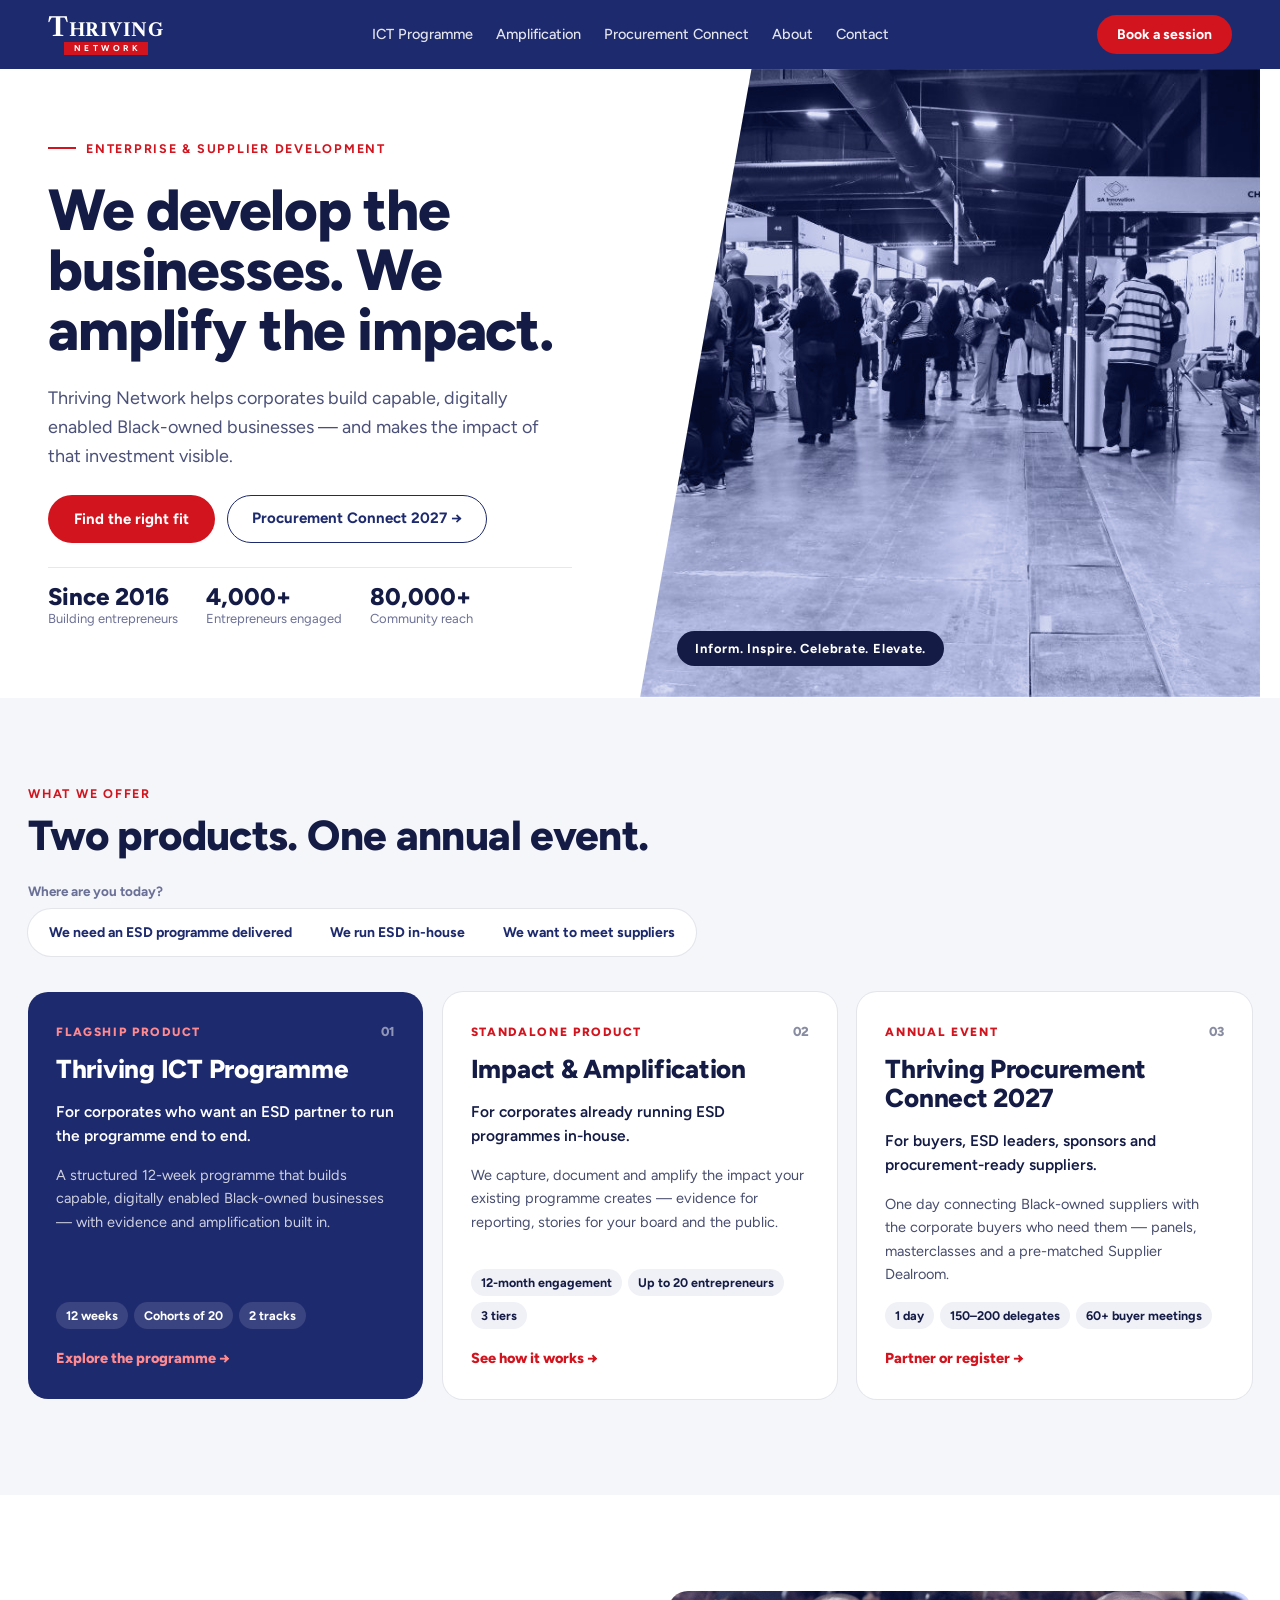
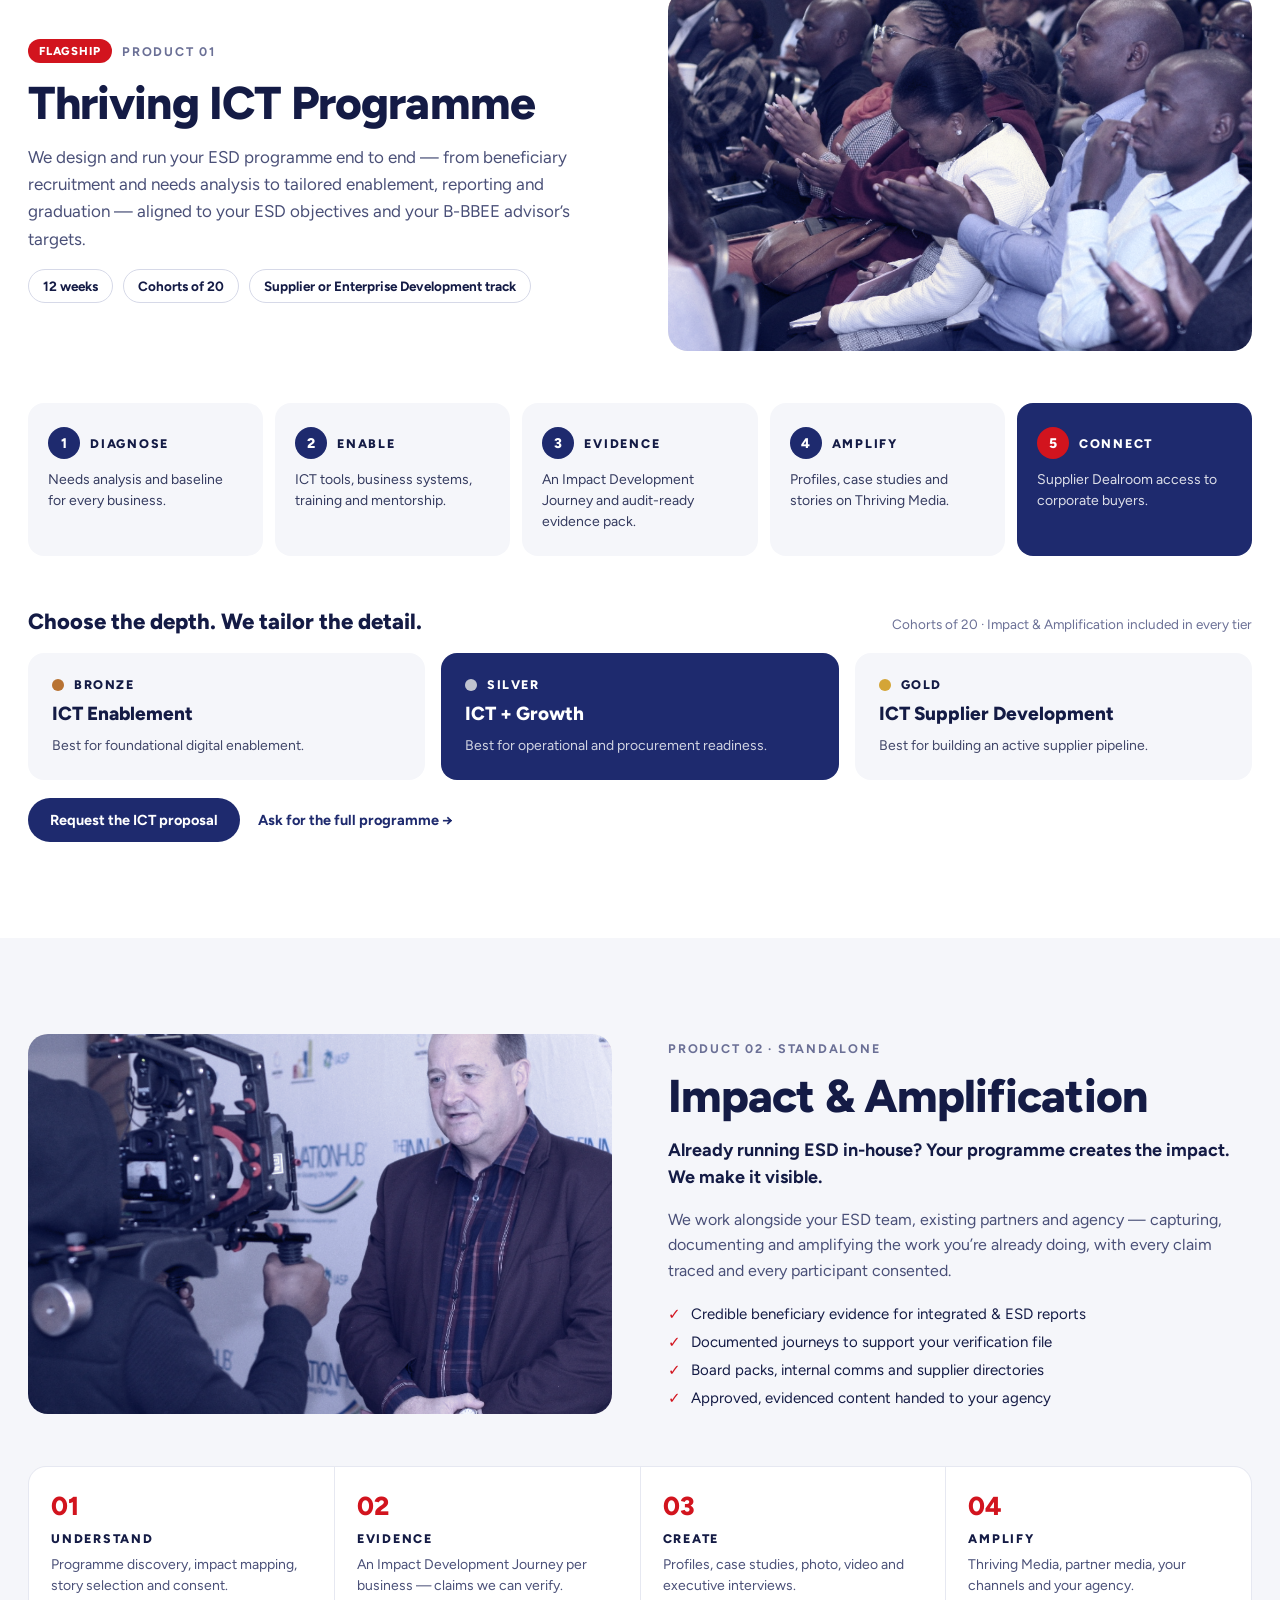
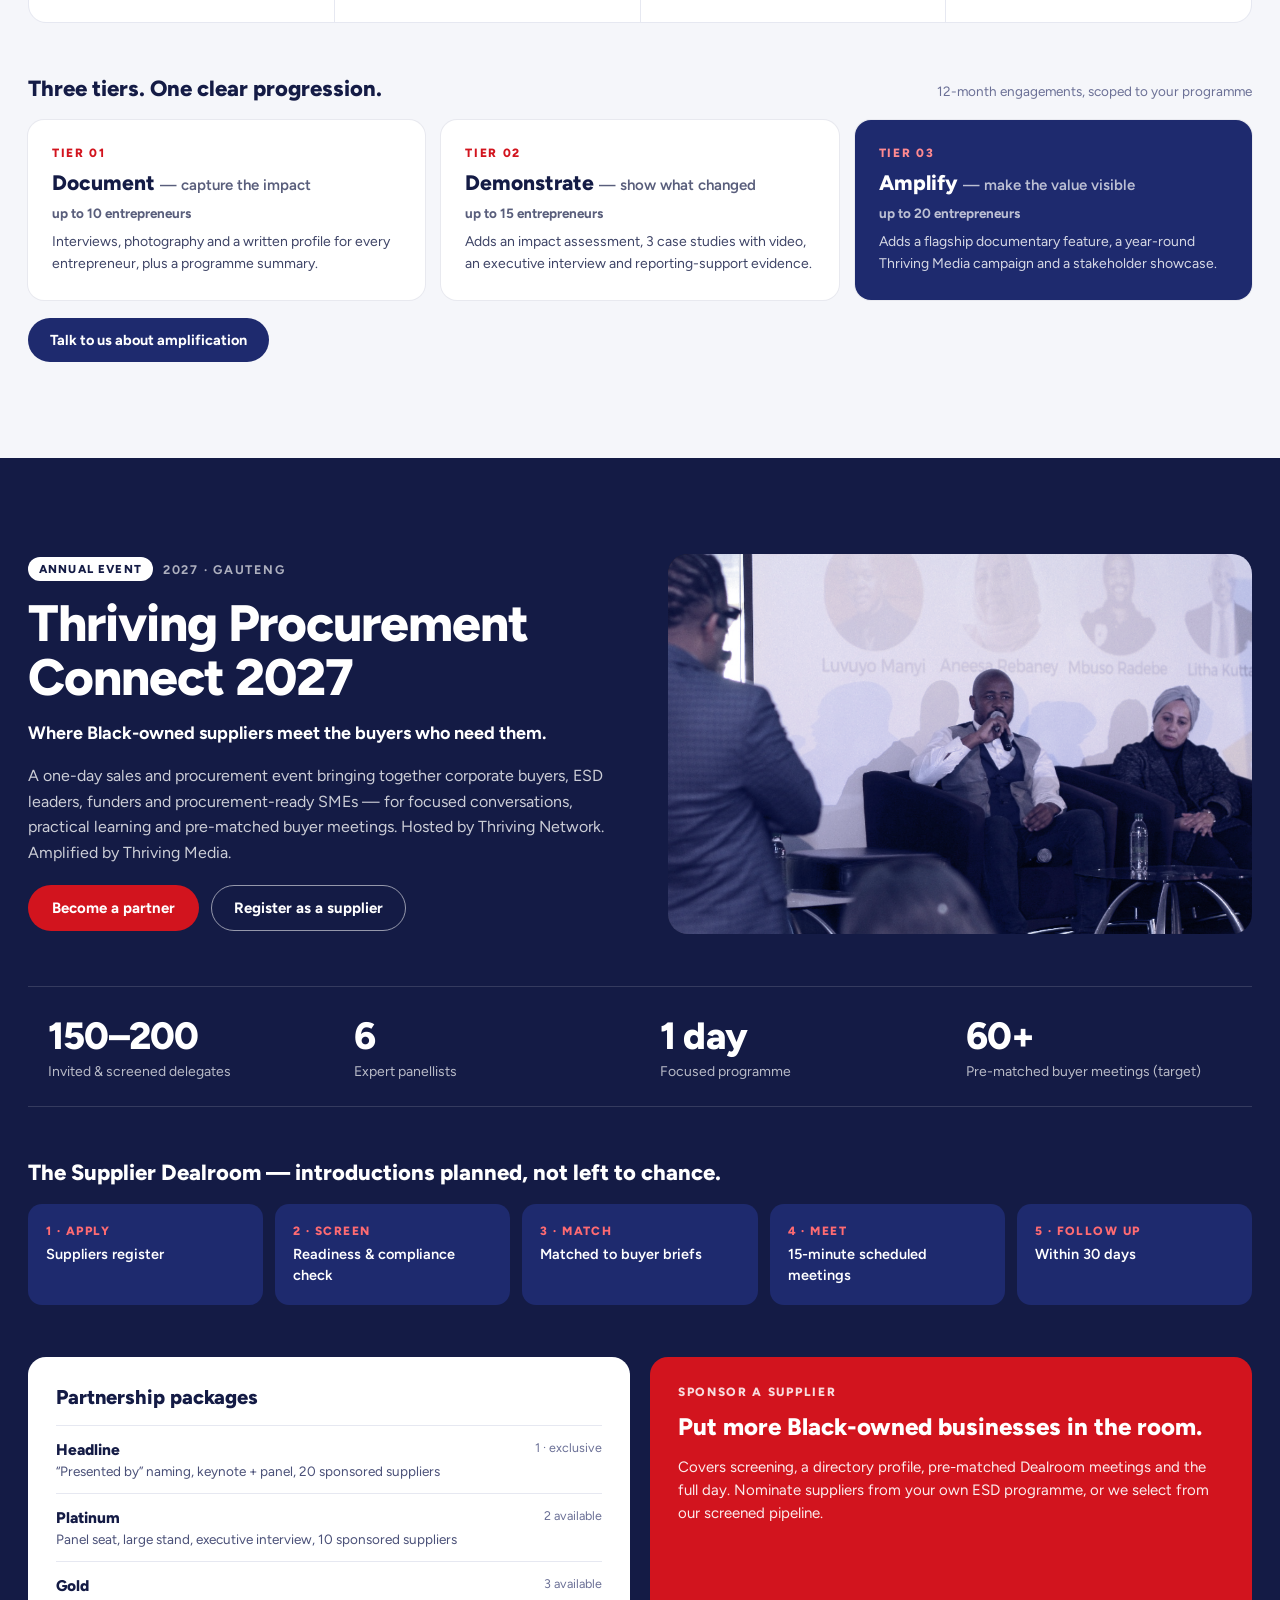
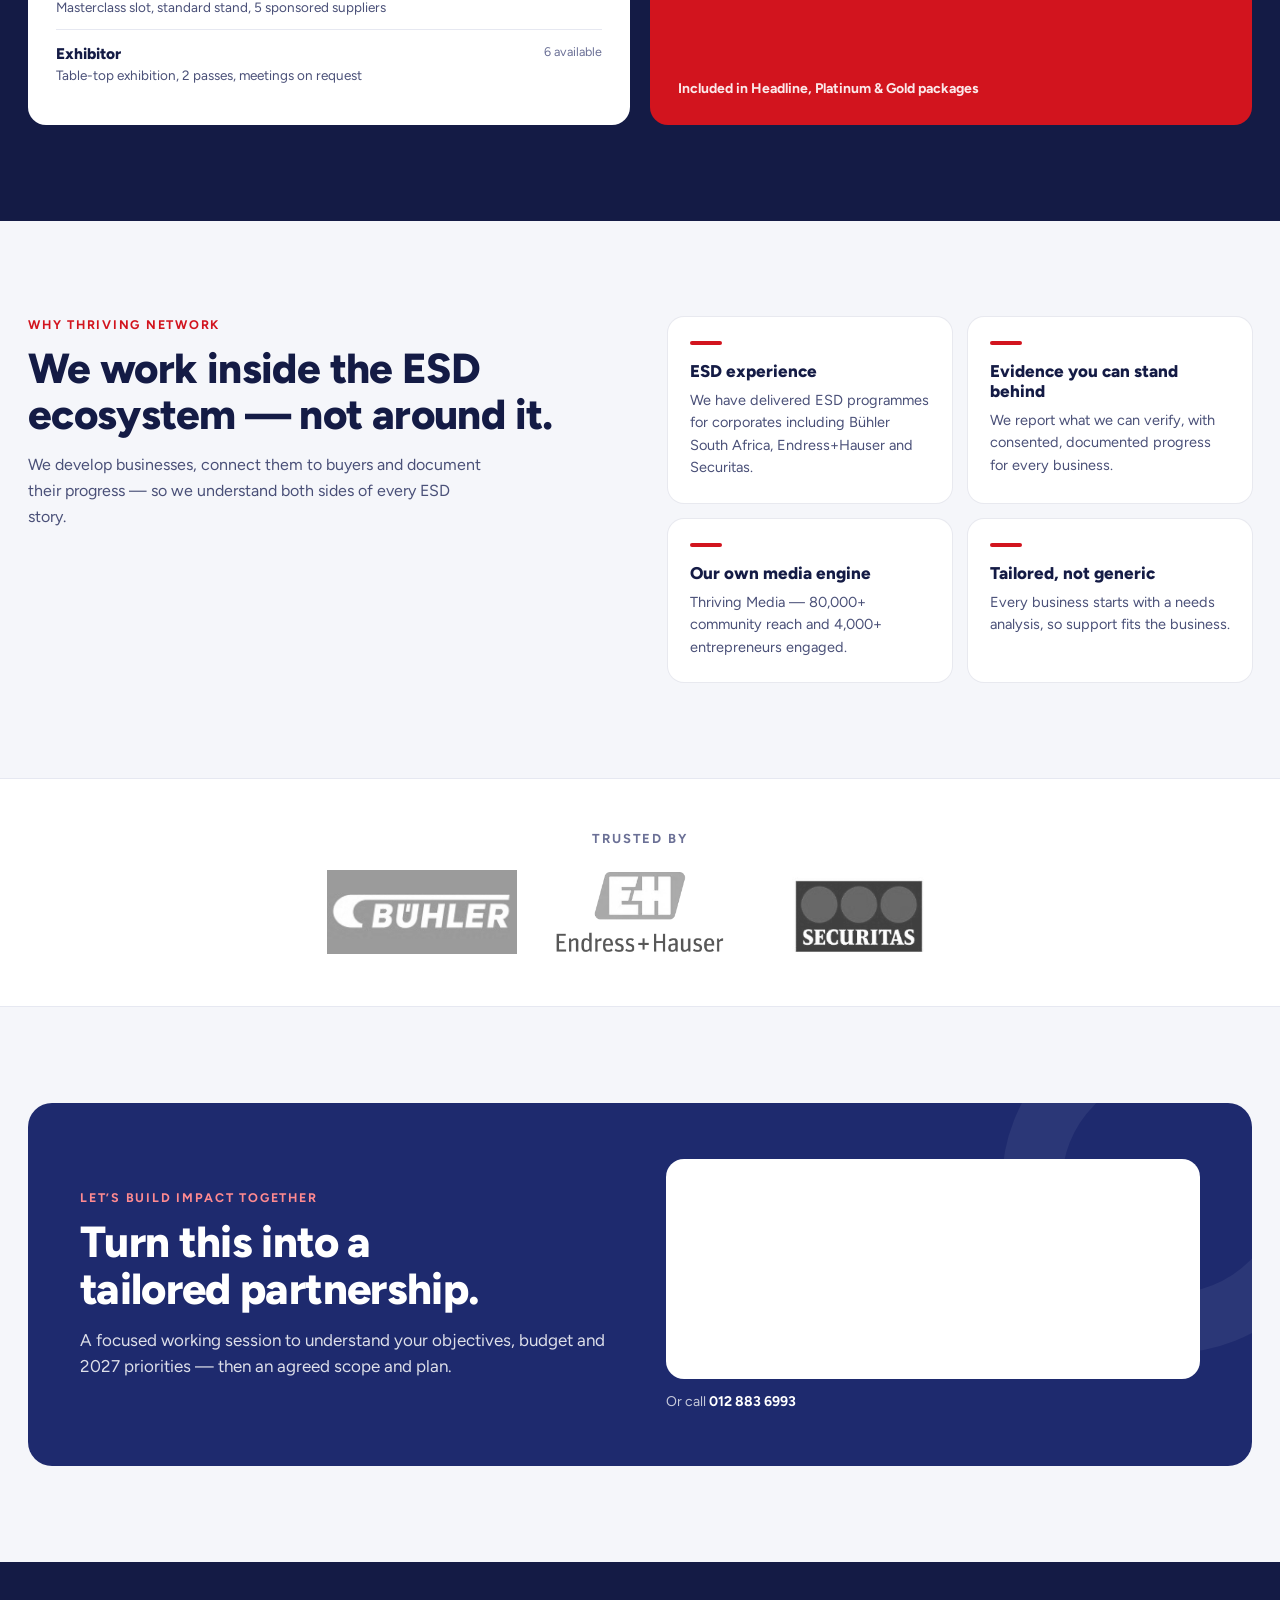
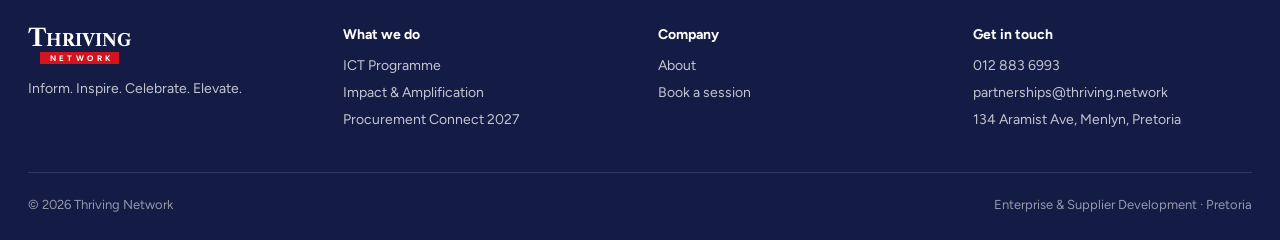
<file: site/index.html>
<!DOCTYPE html>
<html lang="en-ZA">
<head>
<meta charset="utf-8">
<meta name="site-version" content="2026-10-09">
<meta name="viewport" content="width=device-width, initial-scale=1">
<title>Thriving Network — Enterprise &amp; Supplier Development</title>
<meta name="description" content="Thriving Network helps corporates build capable, digitally enabled Black-owned businesses — and makes the impact of that investment visible.">
<link rel="preconnect" href="https://fonts.googleapis.com">
<link rel="preconnect" href="https://fonts.gstatic.com" crossorigin>
<link href="https://fonts.googleapis.com/css2?family=Figtree:wght@400;500;600;700;800&family=Libre+Caslon+Text:wght@700&display=swap" rel="stylesheet">
<meta property="og:type" content="website">
<meta property="og:site_name" content="Thriving Network">
<meta property="og:title" content="Thriving Network — We develop the businesses. We amplify the impact.">
<meta property="og:description" content="The Thriving ICT Programme, Impact &amp; Amplification for in-house ESD, and Thriving Procurement Connect 2027.">
<meta property="og:image" content="assets/og-image.jpg">
<meta name="twitter:card" content="summary_large_image">
<meta name="theme-color" content="#1E2A6E">
<link rel="icon" href="assets/favicon.svg" type="image/svg+xml">
<link rel="stylesheet" href="styles.css">
<script src="https://js-eu1.hsforms.net/forms/embed/147879281.js" defer></script>
<script src="main.js" defer></script>
</head>
<body>

<header class="site-header">
  <div class="site-header__inner">
    <a href="./" class="logo" aria-label="Thriving Network home">
      <span class="logo__word">Thriving</span>
      <span class="logo__bar">NETWORK</span>
    </a>
    <button class="nav-toggle" type="button" aria-expanded="false" aria-controls="site-nav" aria-label="Open menu">
      <span></span><span></span><span></span>
    </button>
    <nav class="site-nav" id="site-nav" aria-label="Main">
      <a href="#ict">ICT Programme</a>
      <a href="#amplify">Amplification</a>
      <a href="#event">Procurement Connect</a>
      <a href="#why">About</a>
      <a href="#contact">Contact</a>
    </nav>
    <a href="#cta" class="btn btn--red site-header__cta">Book a session</a>
  </div>
</header>

<main>

<section class="hero">
  <div class="hero__grid">
    <div class="hero__copy">
      <span class="eyebrow hero__eyebrow">Enterprise &amp; Supplier Development</span>
      <h1>We develop the businesses. We amplify the impact.</h1>
      <p class="hero__intro">Thriving Network helps corporates build capable, digitally enabled Black-owned businesses — and makes the impact of that investment visible.</p>
      <div class="row">
        <a href="#offer" class="btn btn--red">Find the right fit</a>
        <a href="#event" class="btn btn--outline">Procurement Connect 2027 →</a>
      </div>
      <div class="hero__stats">
        <div><strong>Since 2016</strong><span>Building entrepreneurs</span></div>
        <div><strong>4,000+</strong><span>Entrepreneurs engaged</span></div>
        <div><strong>80,000+</strong><span>Community reach</span></div>
      </div>
    </div>
    <div class="hero__media">
      <div class="hero__clip duotone">
        <img src="assets/hero-photo.jpg" alt="Thriving Network supplier event" width="1200" height="674" fetchpriority="high" draggable="false">
      </div>
      <div class="hero__badge">Inform. Inspire. Celebrate. Elevate.</div>
    </div>
  </div>
</section>

<section id="offer" class="offer">
  <div class="wrap stack" style="gap:36px">
    <div class="offer__head">
      <div class="stack stack-12">
        <span class="eyebrow">What we offer</span>
        <h2 class="h2">Two products. One annual event.</h2>
      </div>
      <div class="chooser">
        <span class="chooser__label" id="chooser-label">Where are you today?</span>
        <div class="chooser__options" role="group" aria-labelledby="chooser-label">
          <button type="button" data-pick="ict" aria-pressed="false">We need an ESD programme delivered</button>
          <button type="button" data-pick="amp" aria-pressed="false">We run ESD in-house</button>
          <button type="button" data-pick="event" aria-pressed="false">We want to meet suppliers</button>
        </div>
      </div>
    </div>

    <div class="grid products" id="products">
      <a href="#ict" class="product product--dark" data-key="ict">
        <span class="product__flag">RIGHT FOR YOU</span>
        <div class="product__top"><span class="product__kicker">FLAGSHIP PRODUCT</span><span class="product__n">01</span></div>
        <h3>Thriving ICT Programme</h3>
        <p class="product__for">For corporates who want an ESD partner to run the programme end to end.</p>
        <p class="product__body">A structured 12-week programme that builds capable, digitally enabled Black-owned businesses — with evidence and amplification built in.</p>
        <div class="chips"><span>12 weeks</span><span>Cohorts of 20</span><span>2 tracks</span></div>
        <span class="product__cta">Explore the programme →</span>
      </a>
      <a href="#amplify" class="product" data-key="amp">
        <span class="product__flag">RIGHT FOR YOU</span>
        <div class="product__top"><span class="product__kicker">STANDALONE PRODUCT</span><span class="product__n">02</span></div>
        <h3>Impact &amp; Amplification</h3>
        <p class="product__for">For corporates already running ESD programmes in-house.</p>
        <p class="product__body">We capture, document and amplify the impact your existing programme creates — evidence for reporting, stories for your board and the public.</p>
        <div class="chips"><span>12-month engagement</span><span>Up to 20 entrepreneurs</span><span>3 tiers</span></div>
        <span class="product__cta">See how it works →</span>
      </a>
      <a href="#event" class="product" data-key="event">
        <span class="product__flag">RIGHT FOR YOU</span>
        <div class="product__top"><span class="product__kicker">ANNUAL EVENT</span><span class="product__n">03</span></div>
        <h3>Thriving Procurement Connect 2027</h3>
        <p class="product__for">For buyers, ESD leaders, sponsors and procurement-ready suppliers.</p>
        <p class="product__body">One day connecting Black-owned suppliers with the corporate buyers who need them — panels, masterclasses and a pre-matched Supplier Dealroom.</p>
        <div class="chips"><span>1 day</span><span>150–200 delegates</span><span>60+ buyer meetings</span></div>
        <span class="product__cta">Partner or register →</span>
      </a>
    </div>
  </div>
</section>

<section id="ict" class="section section--white">
  <div class="wrap stack stack-52">
    <div class="split">
      <div class="stack stack-16">
        <div class="tag-row">
          <span class="pill-tag">FLAGSHIP</span>
          <span class="eyebrow eyebrow--muted">Product 01</span>
        </div>
        <h2 class="h2 h2--product">Thriving ICT Programme</h2>
        <p class="lead">We design and run your ESD programme end to end — from beneficiary recruitment and needs analysis to tailored enablement, reporting and graduation — aligned to your ESD objectives and your B-BBEE advisor’s targets.</p>
        <div class="outline-chips">
          <span>12 weeks</span>
          <span>Cohorts of 20</span>
          <span>Supplier or Enterprise Development track</span>
        </div>
      </div>
      <div class="photo photo--360 duotone">
        <img src="assets/ict-photo.jpg" alt="ICT Programme cohort session" draggable="false" loading="lazy">
      </div>
    </div>

    <ol class="grid steps" style="list-style:none;margin:0;padding:0">
      <li class="step"><div class="step__head"><span class="step__num">1</span><span class="step__title">DIAGNOSE</span></div><p>Needs analysis and baseline for every business.</p></li>
      <li class="step"><div class="step__head"><span class="step__num">2</span><span class="step__title">ENABLE</span></div><p>ICT tools, business systems, training and mentorship.</p></li>
      <li class="step"><div class="step__head"><span class="step__num">3</span><span class="step__title">EVIDENCE</span></div><p>An Impact Development Journey and audit-ready evidence pack.</p></li>
      <li class="step"><div class="step__head"><span class="step__num">4</span><span class="step__title">AMPLIFY</span></div><p>Profiles, case studies and stories on Thriving Media.</p></li>
      <li class="step step--accent"><div class="step__head"><span class="step__num">5</span><span class="step__title">CONNECT</span></div><p>Supplier Dealroom access to corporate buyers.</p></li>
    </ol>

    <div class="stack stack-18">
      <div class="sub-head">
        <h3>Choose the depth. We tailor the detail.</h3>
        <span>Cohorts of 20 · Impact &amp; Amplification included in every tier</span>
      </div>
      <div class="grid tiers">
        <div class="tier" style="--dot:#B87333">
          <span class="tier__name">BRONZE</span>
          <div class="tier__title">ICT Enablement</div>
          <p>Best for foundational digital enablement.</p>
        </div>
        <div class="tier tier--dark" style="--dot:#C0C4D0">
          <span class="tier__name">SILVER</span>
          <div class="tier__title">ICT + Growth</div>
          <p>Best for operational and procurement readiness.</p>
        </div>
        <div class="tier" style="--dot:#D4A537">
          <span class="tier__name">GOLD</span>
          <div class="tier__title">ICT Supplier Development</div>
          <p>Best for building an active supplier pipeline.</p>
        </div>
      </div>
      <div class="row">
        <a href="#cta" class="btn btn--navy">Request the ICT proposal</a>
        <a href="#cta" class="btn--link">Ask for the full programme →</a>
      </div>
    </div>
  </div>
</section>

<section id="amplify" class="section">
  <div class="wrap stack stack-52">
    <div class="split">
      <div class="photo duotone">
        <img src="assets/event-photo.jpg" alt="Thriving Media impact interview" draggable="false" loading="lazy">
      </div>
      <div class="stack stack-16">
        <span class="eyebrow eyebrow--muted">Product 02 · Standalone</span>
        <h2 class="h2 h2--product">Impact &amp; Amplification</h2>
        <p class="amp-lead">Already running ESD in-house? Your programme creates the impact. We make it visible.</p>
        <p class="amp-body">We work alongside your ESD team, existing partners and agency — capturing, documenting and amplifying the work you’re already doing, with every claim traced and every participant consented.</p>
        <ul class="checks">
          <li>Credible beneficiary evidence for integrated &amp; ESD reports</li>
          <li>Documented journeys to support your verification file</li>
          <li>Board packs, internal comms and supplier directories</li>
          <li>Approved, evidenced content handed to your agency</li>
        </ul>
      </div>
    </div>

    <ol class="grid amp-steps" style="list-style:none;margin:0;padding:0">
      <li class="amp-step"><span class="amp-step__n">01</span><span class="amp-step__title">UNDERSTAND</span><p>Programme discovery, impact mapping, story selection and consent.</p></li>
      <li class="amp-step"><span class="amp-step__n">02</span><span class="amp-step__title">EVIDENCE</span><p>An Impact Development Journey per business — claims we can verify.</p></li>
      <li class="amp-step"><span class="amp-step__n">03</span><span class="amp-step__title">CREATE</span><p>Profiles, case studies, photo, video and executive interviews.</p></li>
      <li class="amp-step"><span class="amp-step__n">04</span><span class="amp-step__title">AMPLIFY</span><p>Thriving Media, partner media, your channels and your agency.</p></li>
    </ol>

    <div class="stack stack-18">
      <div class="sub-head">
        <h3>Three tiers. One clear progression.</h3>
        <span>12-month engagements, scoped to your programme</span>
      </div>
      <div class="grid tiers">
        <div class="amp-tier">
          <span class="amp-tier__n">TIER 01</span>
          <div class="amp-tier__name">Document <span>— capture the impact</span></div>
          <span class="amp-tier__per">up to 10 entrepreneurs</span>
          <p>Interviews, photography and a written profile for every entrepreneur, plus a programme summary.</p>
        </div>
        <div class="amp-tier">
          <span class="amp-tier__n">TIER 02</span>
          <div class="amp-tier__name">Demonstrate <span>— show what changed</span></div>
          <span class="amp-tier__per">up to 15 entrepreneurs</span>
          <p>Adds an impact assessment, 3 case studies with video, an executive interview and reporting-support evidence.</p>
        </div>
        <div class="amp-tier amp-tier--dark">
          <span class="amp-tier__n">TIER 03</span>
          <div class="amp-tier__name">Amplify <span>— make the value visible</span></div>
          <span class="amp-tier__per">up to 20 entrepreneurs</span>
          <p>Adds a flagship documentary feature, a year-round Thriving Media campaign and a stakeholder showcase.</p>
        </div>
      </div>
      <div class="row">
        <a href="#cta" class="btn btn--navy">Talk to us about amplification</a>
      </div>
    </div>
  </div>
</section>

<section id="event" class="section event">
  <div class="wrap stack stack-52">
    <div class="split">
      <div class="stack stack-16">
        <div class="tag-row">
          <span class="pill-tag">ANNUAL EVENT</span>
          <span class="event__when">2027 · GAUTENG</span>
        </div>
        <h2>Thriving Procurement Connect 2027</h2>
        <p class="event__lead">Where Black-owned suppliers meet the buyers who need them.</p>
        <p class="event__body">A one-day sales and procurement event bringing together corporate buyers, ESD leaders, funders and procurement-ready SMEs — for focused conversations, practical learning and pre-matched buyer meetings. Hosted by Thriving Network. Amplified by Thriving Media.</p>
        <div class="row">
          <a href="#cta" class="btn btn--red">Become a partner</a>
          <a href="#cta" class="btn btn--ghost-light">Register as a supplier</a>
        </div>
      </div>
      <div class="photo duotone">
        <img src="assets/amp-photo.jpg" alt="Thriving Procurement Connect panel discussion" draggable="false" loading="lazy">
      </div>
    </div>

    <div class="grid event-stats">
      <div class="event-stat"><strong>150–200</strong><span>Invited &amp; screened delegates</span></div>
      <div class="event-stat"><strong>6</strong><span>Expert panellists</span></div>
      <div class="event-stat"><strong>1 day</strong><span>Focused programme</span></div>
      <div class="event-stat"><strong>60+</strong><span>Pre-matched buyer meetings (target)</span></div>
    </div>

    <div class="stack stack-18">
      <h3>The Supplier Dealroom — introductions planned, not left to chance.</h3>
      <ol class="grid dealroom" style="list-style:none;margin:0;padding:0">
        <li class="deal"><span class="deal__title">1 · APPLY</span><span class="deal__body">Suppliers register</span></li>
        <li class="deal"><span class="deal__title">2 · SCREEN</span><span class="deal__body">Readiness &amp; compliance check</span></li>
        <li class="deal"><span class="deal__title">3 · MATCH</span><span class="deal__body">Matched to buyer briefs</span></li>
        <li class="deal"><span class="deal__title">4 · MEET</span><span class="deal__body">15-minute scheduled meetings</span></li>
        <li class="deal"><span class="deal__title">5 · FOLLOW UP</span><span class="deal__body">Within 30 days</span></li>
      </ol>
    </div>

    <div class="grid event-cards">
      <div class="packages">
        <div class="sub-head">
          <h3>Partnership packages</h3>
        </div>
        <div>
          <div class="package"><span class="package__name">Headline</span><span class="package__avail">1 · exclusive</span><span class="package__perk">“Presented by” naming, keynote + panel, 20 sponsored suppliers</span></div>
          <div class="package"><span class="package__name">Platinum</span><span class="package__avail">2 available</span><span class="package__perk">Panel seat, large stand, executive interview, 10 sponsored suppliers</span></div>
          <div class="package"><span class="package__name">Gold</span><span class="package__avail">3 available</span><span class="package__perk">Masterclass slot, standard stand, 5 sponsored suppliers</span></div>
          <div class="package"><span class="package__name">Exhibitor</span><span class="package__avail">6 available</span><span class="package__perk">Table-top exhibition, 2 passes, meetings on request</span></div>
        </div>
      </div>
      <div class="sponsor">
        <span class="sponsor__kicker">SPONSOR A SUPPLIER</span>
        <h3>Put more Black-owned businesses in the room.</h3>
        <p>Covers screening, a directory profile, pre-matched Dealroom meetings and the full day. Nominate suppliers from your own ESD programme, or we select from our screened pipeline.</p>
        <span class="sponsor__note">Included in Headline, Platinum &amp; Gold packages</span>
      </div>
    </div>
  </div>
</section>

<section id="why" class="section">
  <div class="wrap grid why__grid">
    <div class="stack stack-14 why__intro">
      <span class="eyebrow">Why Thriving Network</span>
      <h2 class="h2">We work inside the ESD ecosystem — not around it.</h2>
      <p>We develop businesses, connect them to buyers and document their progress — so we understand both sides of every ESD story.</p>
    </div>
    <div class="grid why__cards">
      <div class="why-card"><h3>ESD experience</h3><p>We have delivered ESD programmes for corporates including Bühler South Africa, Endress+Hauser and Securitas.</p></div>
      <div class="why-card"><h3>Evidence you can stand behind</h3><p>We report what we can verify, with consented, documented progress for every business.</p></div>
      <div class="why-card"><h3>Our own media engine</h3><p>Thriving Media — 80,000+ community reach and 4,000+ entrepreneurs engaged.</p></div>
      <div class="why-card"><h3>Tailored, not generic</h3><p>Every business starts with a needs analysis, so support fits the business.</p></div>
    </div>
  </div>
</section>

<section class="logos" aria-label="Clients">
  <div class="wrap">
    <span class="logos__label">Trusted by</span>
    <div class="logos__row">
      <div class="logo-tile"><img src="assets/logo-1.png" alt="Bühler" draggable="false" loading="lazy" style="--w:100.007%;--h:226.207%;--x:49.996%;--y:49.538%"></div>
      <div class="logo-tile"><img src="assets/logo-2.png" alt="Endress+Hauser" draggable="false" loading="lazy" style="--w:93.476%;--h:211.435%;--x:50%;--y:60.873%"></div>
      <div class="logo-tile"><img src="assets/logo-3.png" alt="Securitas" draggable="false" loading="lazy" style="--w:100.588%;--h:161.054%;--x:50.294%;--y:54.802%"></div>
    </div>
  </div>
</section>

<section id="cta" class="section cta">
  <div class="wrap cta__box">
    <div class="stack stack-14">
      <span class="eyebrow">Let’s build impact together</span>
      <h2 class="h2">Turn this into a tailored partnership.</h2>
      <p class="cta__intro">A focused working session to understand your objectives, budget and 2027 priorities — then an agreed scope and plan.</p>
    </div>
    <div class="stack stack-14">
      <!-- HubSpot form: submissions go straight to HubSpot (portal 147879281, EU). -->
      <div class="cta__hubspot">
        <div class="hs-form-frame" data-region="eu1" data-form-id="2a481c15-844d-4414-984c-b214c20684c9" data-portal-id="147879281"></div>
        <noscript>Please email <a href="mailto:partnerships@thriving.network">partnerships@thriving.network</a> to book a working session.</noscript>
      </div>
      <span class="cta__call">Or call <a href="tel:0128836993">012 883 6993</a></span>
    </div>
  </div>
</section>

</main>

<footer id="contact" class="site-footer">
  <div class="wrap">
    <div class="footer__cols">
      <div class="footer__brand">
        <div class="logo">
          <span class="logo__word">Thriving</span>
          <span class="logo__bar">NETWORK</span>
        </div>
        <p>Inform. Inspire. Celebrate. Elevate.</p>
      </div>
      <div class="footer__col"><strong>What we do</strong><a href="#ict">ICT Programme</a><a href="#amplify">Impact &amp; Amplification</a><a href="#event">Procurement Connect 2027</a></div>
      <div class="footer__col"><strong>Company</strong><a href="#why">About</a><a href="#cta">Book a session</a></div>
      <div class="footer__col"><strong>Get in touch</strong><a href="tel:0128836993">012 883 6993</a><a href="mailto:partnerships@thriving.network">partnerships@thriving.network</a><span>134 Aramist Ave, Menlyn, Pretoria</span></div>
    </div>
    <div class="footer__base">
      <span>© 2026 Thriving Network</span>
      <span>Enterprise &amp; Supplier Development · Pretoria</span>
    </div>
  </div>
</footer>

</body>
</html>
</file>
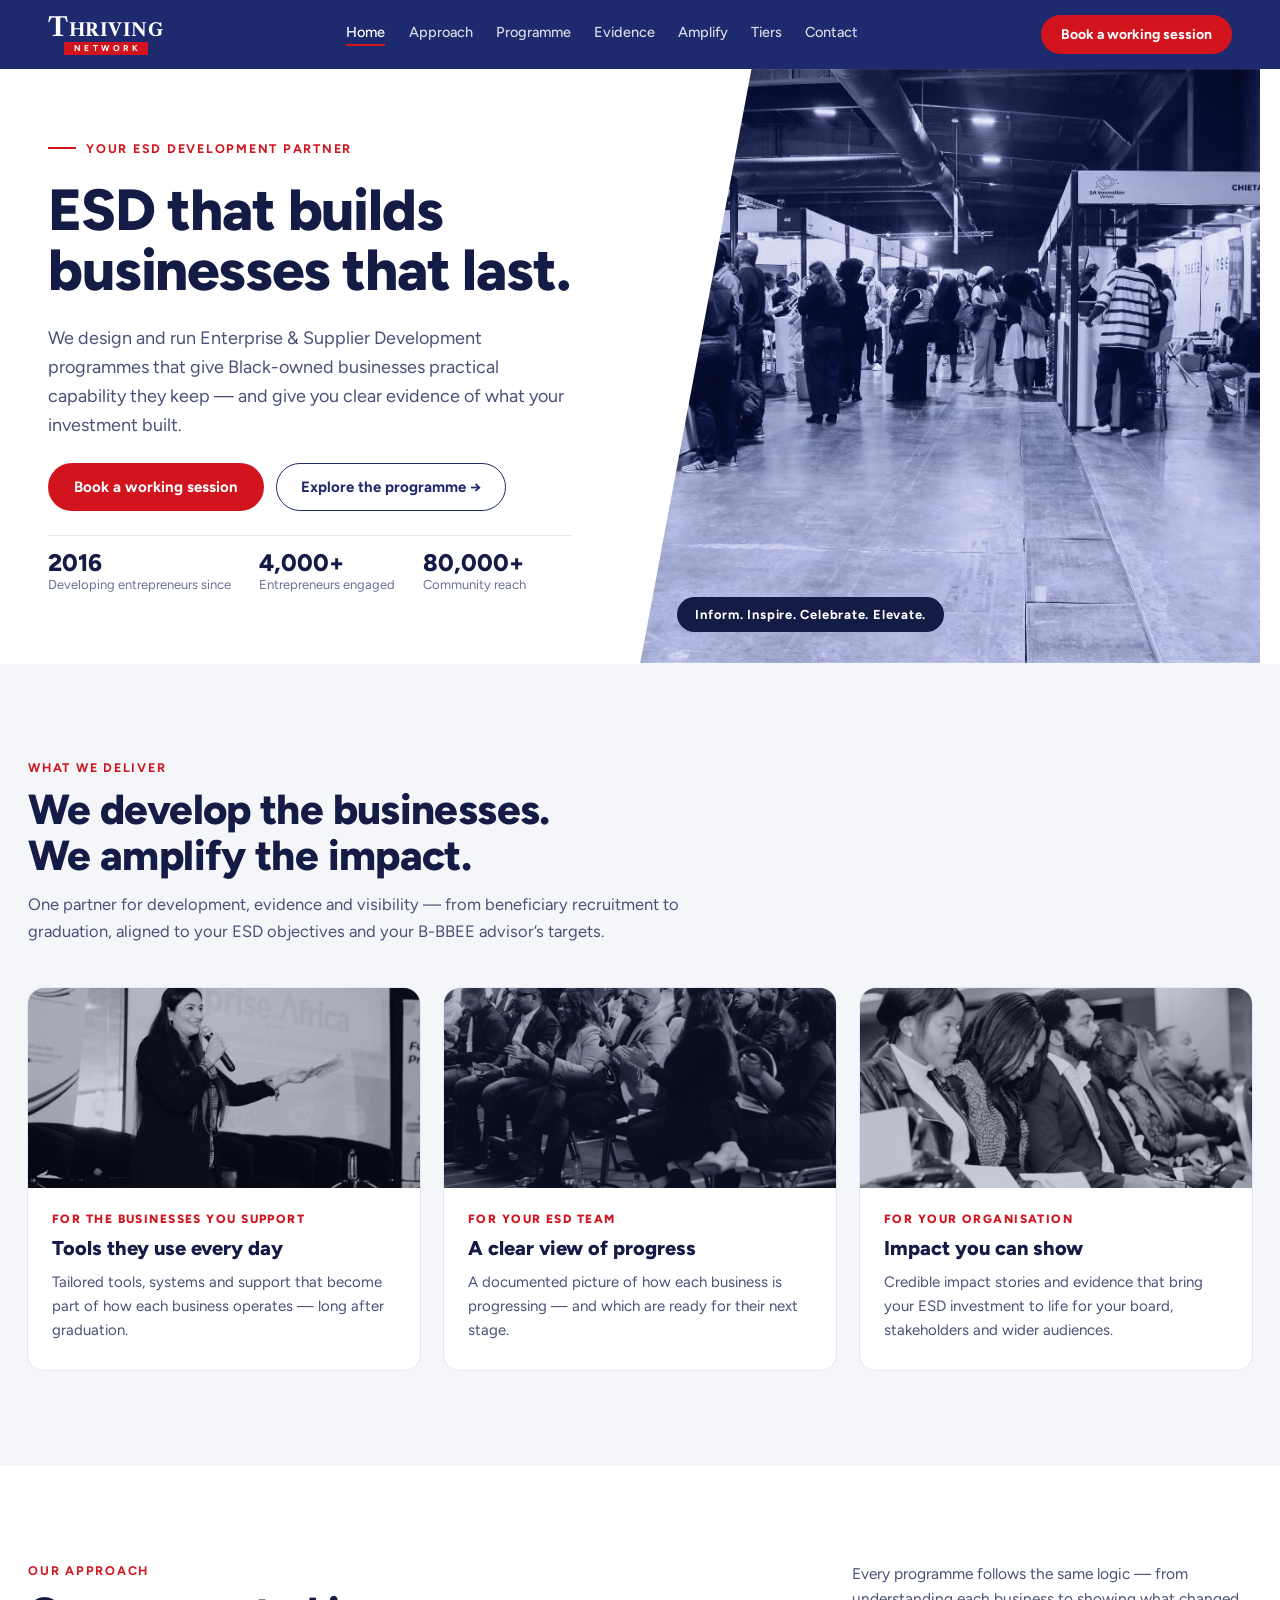
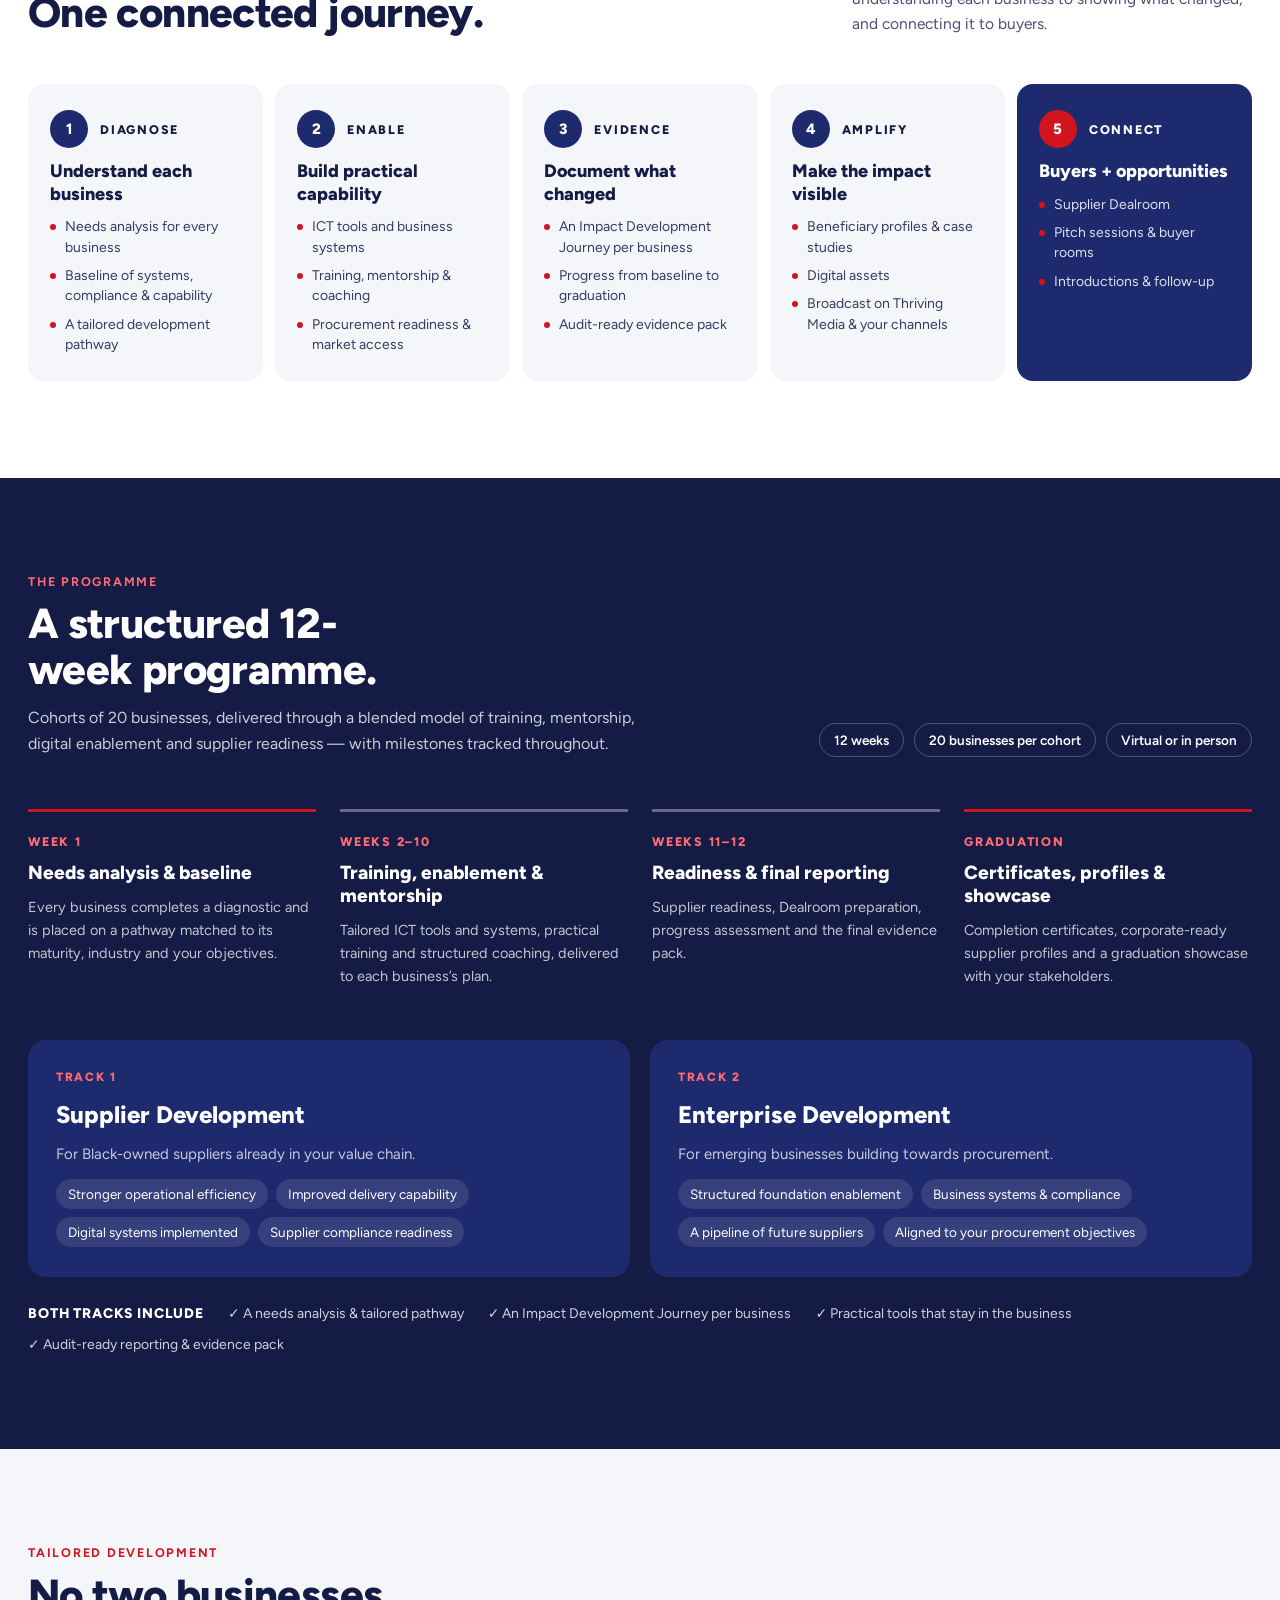
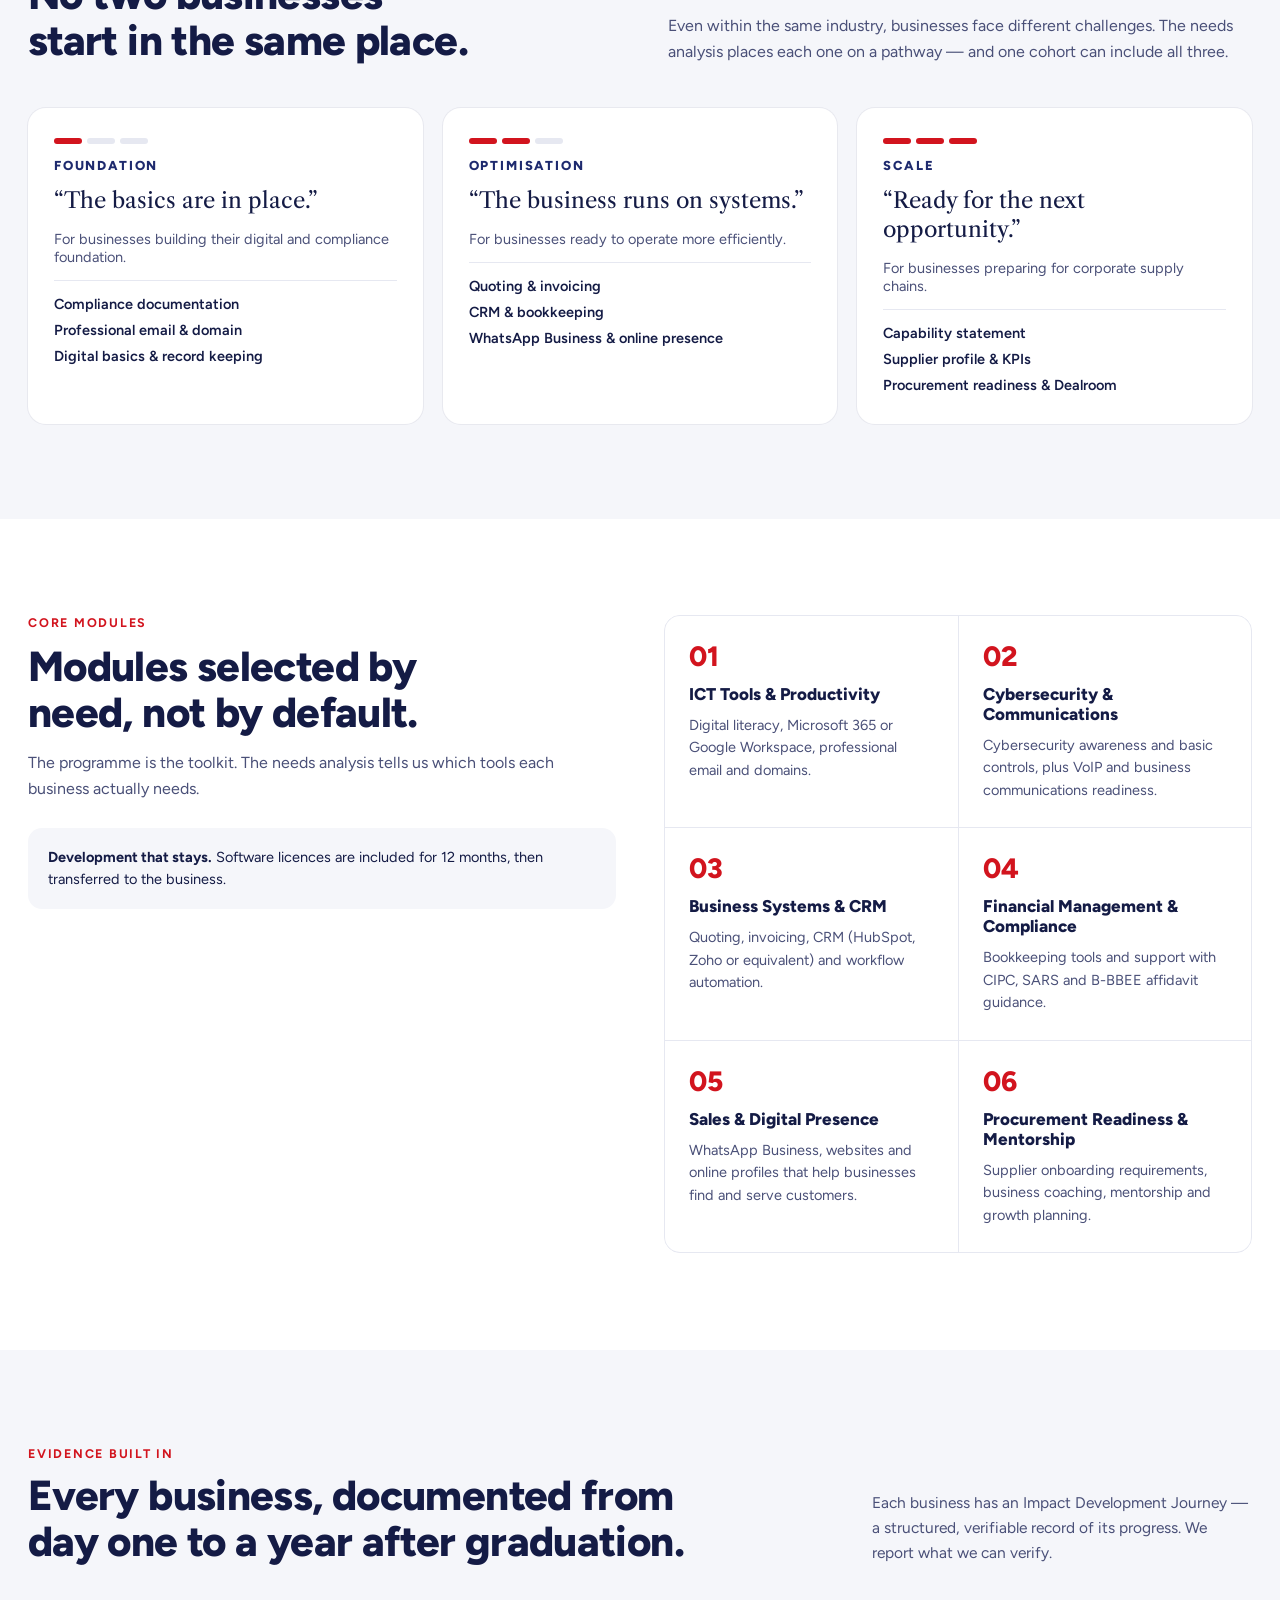
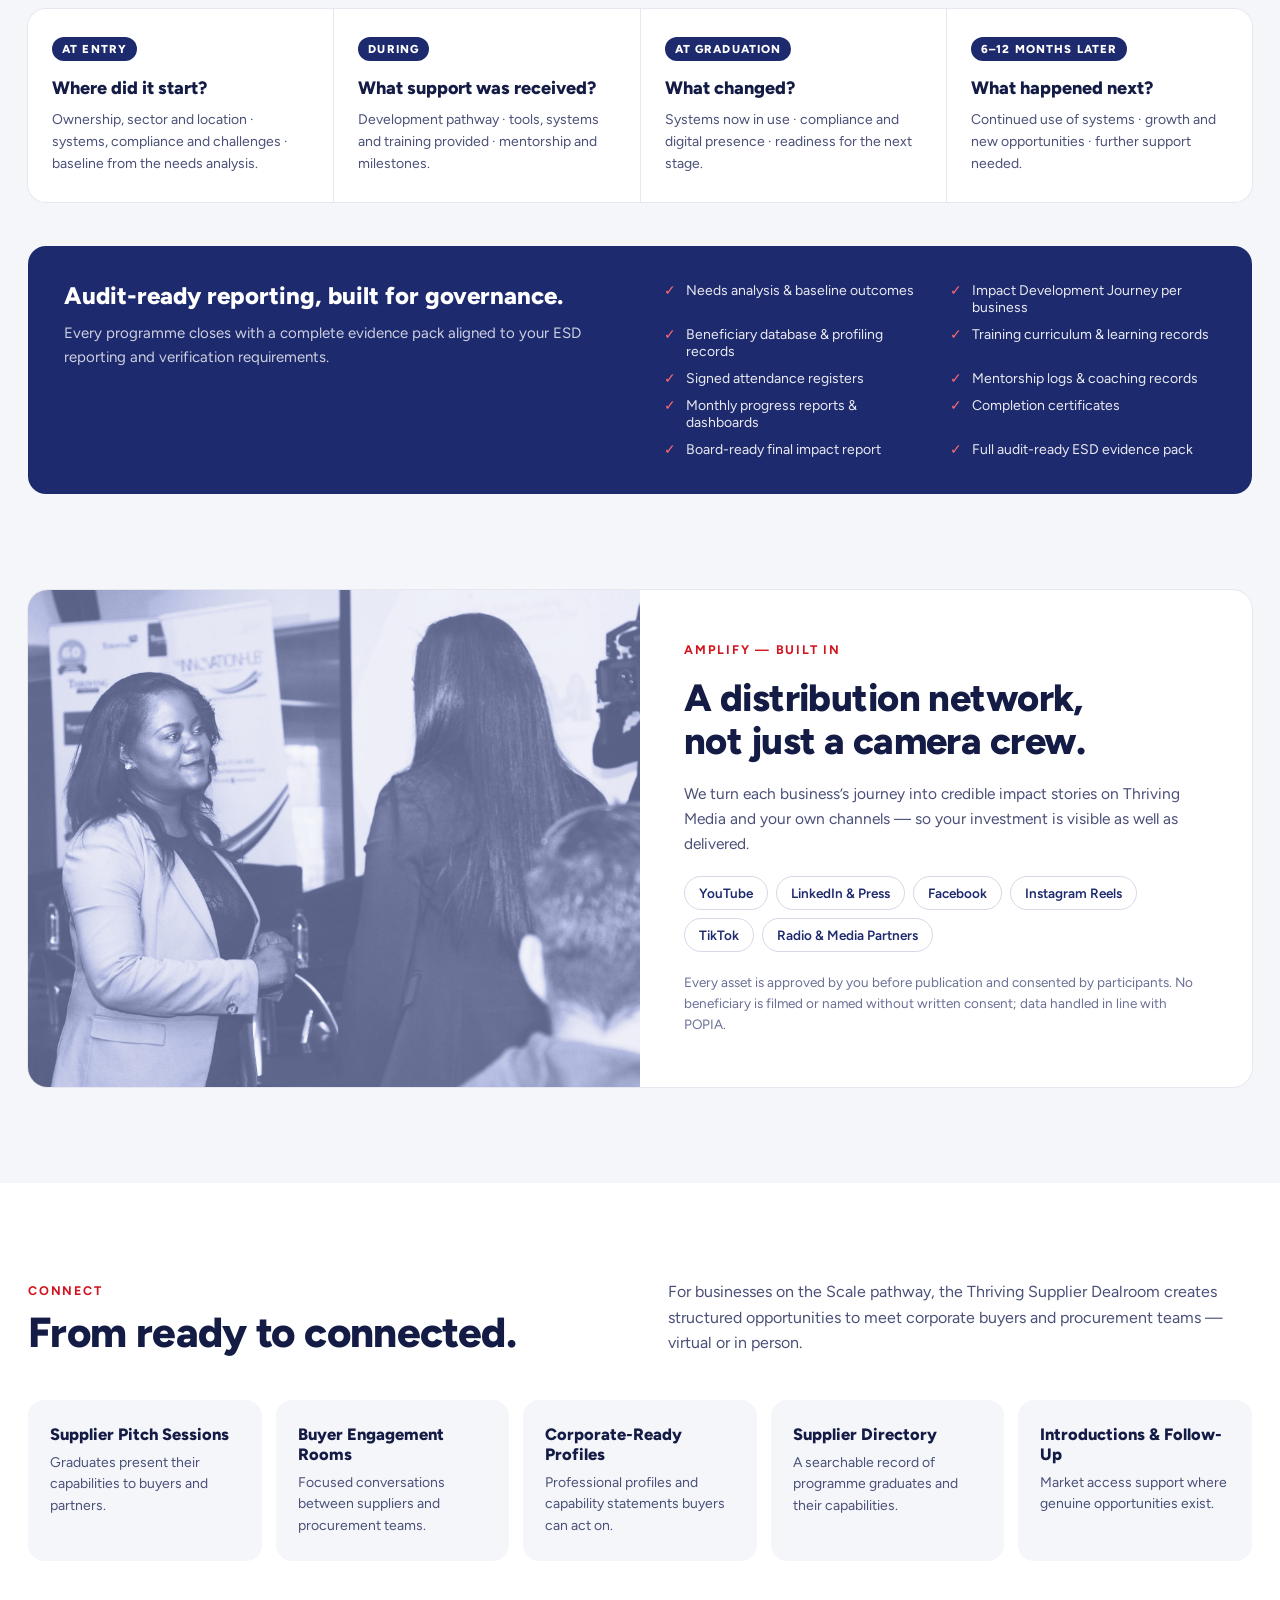
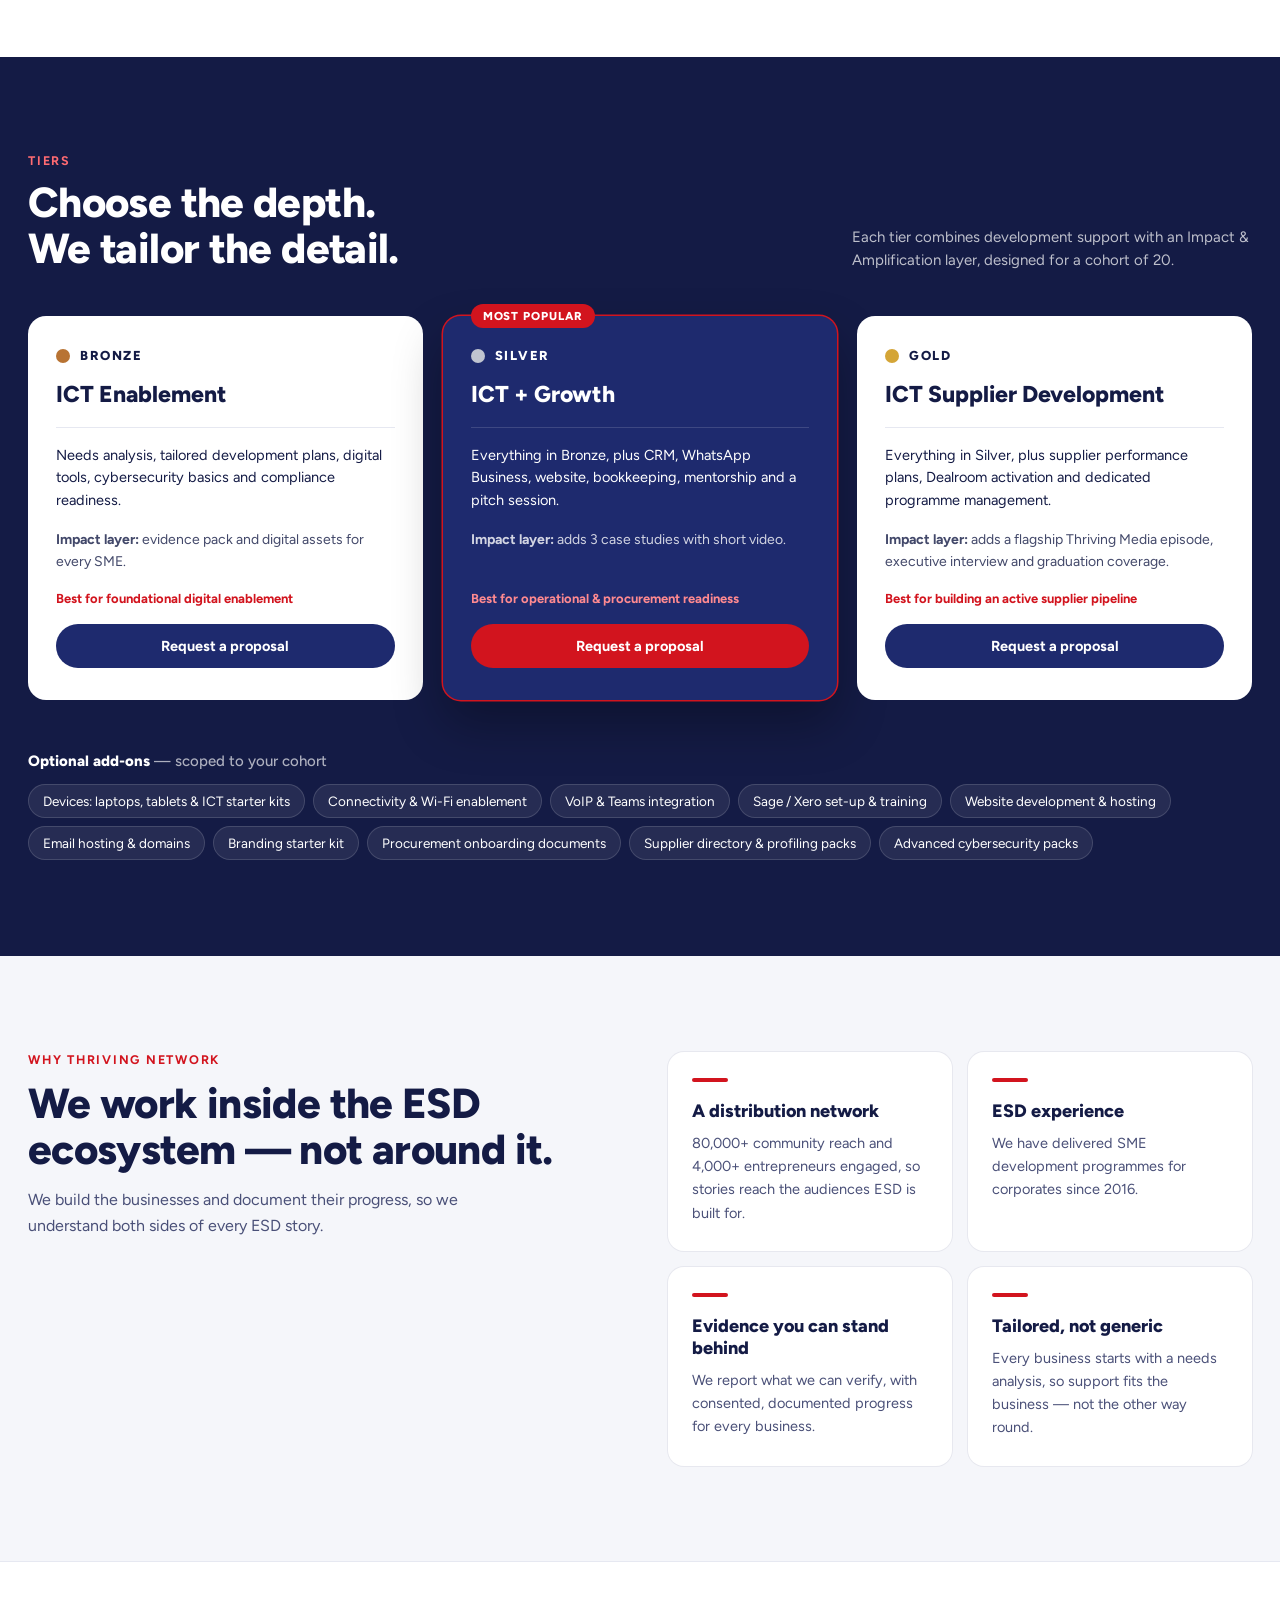
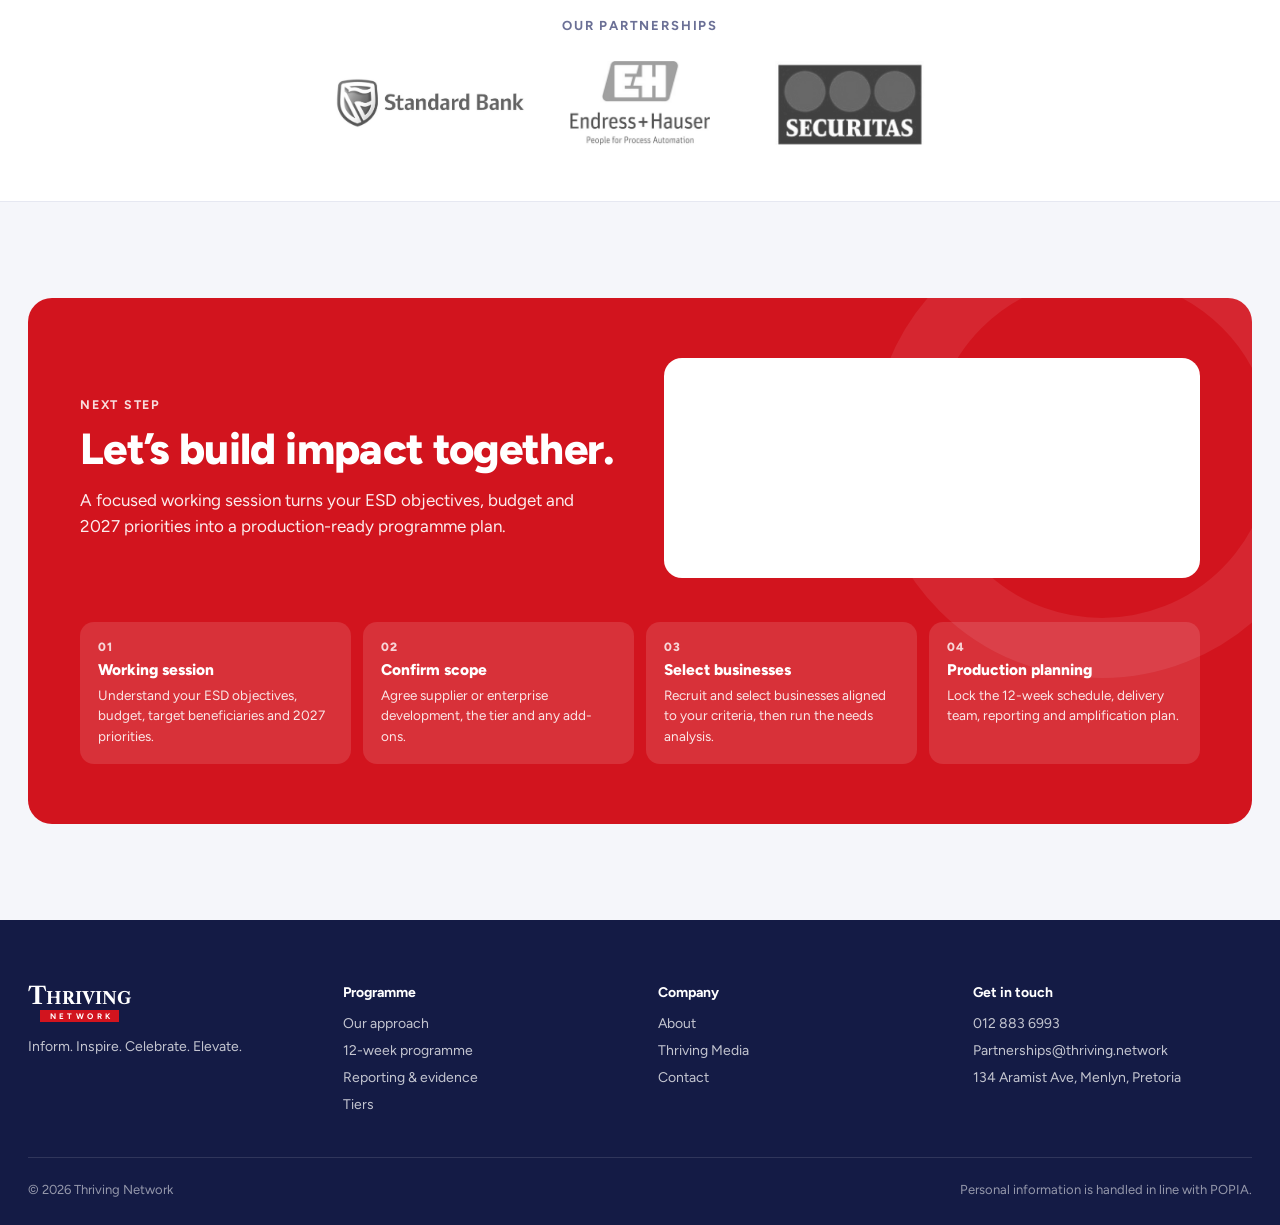
<file: site/v2/index.html>
<!DOCTYPE html>
<html lang="en-ZA">
<head>
<meta charset="utf-8">
<meta name="viewport" content="width=device-width, initial-scale=1">
<meta name="robots" content="noindex">
<title>Thriving Network — ESD that builds businesses that last</title>
<meta name="description" content="Thriving Network designs and runs Enterprise & Supplier Development programmes that give Black-owned businesses practical capability they keep — with audit-ready evidence of what your investment built.">
<link rel="preconnect" href="https://fonts.googleapis.com">
<link rel="preconnect" href="https://fonts.gstatic.com" crossorigin>
<link href="https://fonts.googleapis.com/css2?family=Figtree:wght@400;500;600;700;800&family=Libre+Caslon+Text:wght@700&display=swap" rel="stylesheet">
<meta property="og:type" content="website">
<meta property="og:title" content="Thriving Network — ESD that builds businesses that last">
<meta property="og:description" content="Enterprise &amp; Supplier Development programmes with practical capability, audit-ready evidence and amplified impact.">
<meta property="og:image" content="assets/hero.jpg">
<meta name="theme-color" content="#1E2A6E">
<link rel="icon" href="../assets/favicon.svg" type="image/svg+xml">
<link rel="stylesheet" href="styles.css">
<script src="https://js-eu1.hsforms.net/forms/embed/147879281.js" defer></script>
<script src="main.js" defer></script>
</head>
<body>

<header class="site-header">
  <div class="site-header__inner">
    <a href="./" class="logo" aria-label="Thriving Network — home">
      <span class="logo__word">Thriving</span>
      <span class="logo__tag">NETWORK</span>
    </a>
    <button class="nav-toggle" type="button" aria-expanded="false" aria-controls="site-nav" aria-label="Open menu">
      <span></span><span></span><span></span>
    </button>
    <nav class="site-nav" id="site-nav" aria-label="Main">
      <a href="./" aria-current="page">Home</a>
      <a href="#approach">Approach</a>
      <a href="#programme">Programme</a>
      <a href="#evidence">Evidence</a>
      <a href="#amplify">Amplify</a>
      <a href="#investment">Tiers</a>
      <a href="#contact">Contact</a>
    </nav>
    <a href="#cta" class="btn btn--red site-header__cta">Book a working session</a>
  </div>
</header>

<main>

<!-- Hero (split layout, duotone photo) -->
<section class="hero">
  <div class="hero__grid">
    <div class="hero__copy">
      <span class="eyebrow hero__eyebrow">Your ESD Development Partner</span>
      <h1>ESD that builds businesses that last.</h1>
      <p class="hero__intro">We design and run Enterprise &amp; Supplier Development programmes that give Black-owned businesses practical capability they keep — and give you clear evidence of what your investment built.</p>
      <div class="hero__ctas">
        <a href="#cta" class="btn btn--red btn--lg">Book a working session</a>
        <a href="#programme" class="btn btn--outline btn--lg">Explore the programme →</a>
      </div>
      <div class="hero__stats">
        <div><div class="hero__stat-value">2016</div><div class="hero__stat-label">Developing entrepreneurs since</div></div>
        <div><div class="hero__stat-value">4,000+</div><div class="hero__stat-label">Entrepreneurs engaged</div></div>
        <div><div class="hero__stat-value">80,000+</div><div class="hero__stat-label">Community reach</div></div>
      </div>
    </div>
    <div class="hero__visual">
      <div class="hero__photo">
        <div class="media"><img src="assets/hero.jpg" alt="Suppliers and buyers at a Thriving Network cohort expo" width="1200" height="674" fetchpriority="high"></div>
        <div class="duotone"></div>
      </div>
      <div class="hero__pill">Inform. Inspire. Celebrate. Elevate.</div>
    </div>
  </div>
</section>

<!-- What we deliver -->
<section class="section">
  <div class="wrap stack" style="gap:44px">
    <div class="stack" style="gap:12px;max-width:680px">
      <span class="eyebrow">What we deliver</span>
      <h2 class="h2">We develop the businesses. We amplify the impact.</h2>
      <p class="lead" style="font-size:16.5px">One partner for development, evidence and visibility — from beneficiary recruitment to graduation, aligned to your ESD objectives and your B-BBEE advisor’s targets.</p>
    </div>
    <div class="grid g3" style="gap:24px">
      <article class="audience-card">
        <div class="audience-card__media"><div class="media"><img src="assets/deliver-1.jpg" alt="A business owner presenting at a Thriving Network event" width="966" height="640" loading="lazy"></div></div>
        <div class="audience-card__body">
          <span class="kicker">For the businesses you support</span>
          <h3>Tools they use every day</h3>
          <p>Tailored tools, systems and support that become part of how each business operates — long after graduation.</p>
        </div>
      </article>
      <article class="audience-card">
        <div class="audience-card__media"><div class="media"><img src="assets/deliver-2.jpg" alt="Cohort participants applauding during a session" width="966" height="640" loading="lazy"></div></div>
        <div class="audience-card__body">
          <span class="kicker">For your ESD team</span>
          <h3>A clear view of progress</h3>
          <p>A documented picture of how each business is progressing — and which are ready for their next stage.</p>
        </div>
      </article>
      <article class="audience-card">
        <div class="audience-card__media"><div class="media"><img src="assets/deliver-3.jpg" alt="Entrepreneurs taking notes at a programme showcase" width="1010" height="670" loading="lazy"></div></div>
        <div class="audience-card__body">
          <span class="kicker">For your organisation</span>
          <h3>Impact you can show</h3>
          <p>Credible impact stories and evidence that bring your ESD investment to life for your board, stakeholders and wider audiences.</p>
        </div>
      </article>
    </div>
  </div>
</section>

<!-- Approach -->
<section id="approach" class="section section--white">
  <div class="wrap stack" style="gap:48px">
    <div class="section-head">
      <div class="section-head__title" style="max-width:620px">
        <span class="eyebrow">Our approach</span>
        <h2 class="h2">One connected journey.</h2>
      </div>
      <p class="lead" style="font-size:15.5px;max-width:400px">Every programme follows the same logic — from understanding each business to showing what changed, and connecting it to buyers.</p>
    </div>
    <ol class="grid g5" style="gap:12px;list-style:none;margin:0;padding:0">
      <li class="step">
        <div class="step__head"><span class="step__num">1</span><span class="step__title">DIAGNOSE</span></div>
        <div class="step__lead">Understand each business</div>
        <ul class="bullets"><li><span>Needs analysis for every business</span></li><li><span>Baseline of systems, compliance &amp; capability</span></li><li><span>A tailored development pathway</span></li></ul>
      </li>
      <li class="step">
        <div class="step__head"><span class="step__num">2</span><span class="step__title">ENABLE</span></div>
        <div class="step__lead">Build practical capability</div>
        <ul class="bullets"><li><span>ICT tools and business systems</span></li><li><span>Training, mentorship &amp; coaching</span></li><li><span>Procurement readiness &amp; market access</span></li></ul>
      </li>
      <li class="step">
        <div class="step__head"><span class="step__num">3</span><span class="step__title">EVIDENCE</span></div>
        <div class="step__lead">Document what changed</div>
        <ul class="bullets"><li><span>An Impact Development Journey per business</span></li><li><span>Progress from baseline to graduation</span></li><li><span>Audit-ready evidence pack</span></li></ul>
      </li>
      <li class="step">
        <div class="step__head"><span class="step__num">4</span><span class="step__title">AMPLIFY</span></div>
        <div class="step__lead">Make the impact visible</div>
        <ul class="bullets"><li><span>Beneficiary profiles &amp; case studies</span></li><li><span>Digital assets</span></li><li><span>Broadcast on Thriving Media &amp; your channels</span></li></ul>
      </li>
      <li class="step step--dark">
        <div class="step__head"><span class="step__num">5</span><span class="step__title">CONNECT</span></div>
        <div class="step__lead">Buyers + opportunities</div>
        <ul class="bullets"><li><span>Supplier Dealroom</span></li><li><span>Pitch sessions &amp; buyer rooms</span></li><li><span>Introductions &amp; follow-up</span></li></ul>
      </li>
    </ol>
  </div>
</section>

<!-- Programme -->
<section id="programme" class="section section--dark">
  <div class="wrap stack" style="gap:52px">
    <div class="section-head">
      <div class="section-head__title" style="max-width:640px">
        <span class="eyebrow">The programme</span>
        <h2 class="h2">A structured 12-week programme.</h2>
        <p style="font-size:16px;line-height:1.6;color:rgba(255,255,255,.78)">Cohorts of 20 businesses, delivered through a blended model of training, mentorship, digital enablement and supplier readiness — with milestones tracked throughout.</p>
      </div>
      <div class="chips">
        <span class="chip-outline">12 weeks</span>
        <span class="chip-outline">20 businesses per cohort</span>
        <span class="chip-outline">Virtual or in person</span>
      </div>
    </div>
    <div class="grid g4" style="gap:24px">
      <div class="week week--accent">
        <span class="week__when">WEEK 1</span>
        <h3>Needs analysis &amp; baseline</h3>
        <p>Every business completes a diagnostic and is placed on a pathway matched to its maturity, industry and your objectives.</p>
      </div>
      <div class="week">
        <span class="week__when">WEEKS 2–10</span>
        <h3>Training, enablement &amp; mentorship</h3>
        <p>Tailored ICT tools and systems, practical training and structured coaching, delivered to each business’s plan.</p>
      </div>
      <div class="week">
        <span class="week__when">WEEKS 11–12</span>
        <h3>Readiness &amp; final reporting</h3>
        <p>Supplier readiness, Dealroom preparation, progress assessment and the final evidence pack.</p>
      </div>
      <div class="week week--accent">
        <span class="week__when">GRADUATION</span>
        <h3>Certificates, profiles &amp; showcase</h3>
        <p>Completion certificates, corporate-ready supplier profiles and a graduation showcase with your stakeholders.</p>
      </div>
    </div>

    <div class="grid grid--fit-340" style="gap:20px">
      <div class="track">
        <span class="track__label">TRACK 1</span>
        <h3>Supplier Development</h3>
        <p>For Black-owned suppliers already in your value chain.</p>
        <ul class="pills"><li class="pill-soft">Stronger operational efficiency</li><li class="pill-soft">Improved delivery capability</li><li class="pill-soft">Digital systems implemented</li><li class="pill-soft">Supplier compliance readiness</li></ul>
      </div>
      <div class="track">
        <span class="track__label">TRACK 2</span>
        <h3>Enterprise Development</h3>
        <p>For emerging businesses building towards procurement.</p>
        <ul class="pills"><li class="pill-soft">Structured foundation enablement</li><li class="pill-soft">Business systems &amp; compliance</li><li class="pill-soft">A pipeline of future suppliers</li><li class="pill-soft">Aligned to your procurement objectives</li></ul>
      </div>
    </div>
    <div class="includes">
      <strong>BOTH TRACKS INCLUDE</strong>
      <span>✓ A needs analysis &amp; tailored pathway</span><span>✓ An Impact Development Journey per business</span><span>✓ Practical tools that stay in the business</span><span>✓ Audit-ready reporting &amp; evidence pack</span>
    </div>
  </div>
</section>

<!-- Pathways -->
<section class="section">
  <div class="wrap stack" style="gap:44px">
    <div class="section-split">
      <div class="stack" style="gap:12px">
        <span class="eyebrow">Tailored development</span>
        <h2 class="h2">No two businesses start in the same place.</h2>
      </div>
      <p class="lead">Even within the same industry, businesses face different challenges. The needs analysis places each one on a pathway — and one cohort can include all three.</p>
    </div>
    <div class="grid g3" style="gap:20px">
      <div class="pathway">
        <div class="pathway__bars" aria-hidden="true"><span class="on"></span><span></span><span></span></div>
        <span class="pathway__name">FOUNDATION</span>
        <div class="pathway__quote">“The basics are in place.”</div>
        <p>For businesses building their digital and compliance foundation.</p>
        <ul><li>Compliance documentation</li><li>Professional email &amp; domain</li><li>Digital basics &amp; record keeping</li></ul>
      </div>
      <div class="pathway">
        <div class="pathway__bars" aria-hidden="true"><span class="on"></span><span class="on"></span><span></span></div>
        <span class="pathway__name">OPTIMISATION</span>
        <div class="pathway__quote">“The business runs on systems.”</div>
        <p>For businesses ready to operate more efficiently.</p>
        <ul><li>Quoting &amp; invoicing</li><li>CRM &amp; bookkeeping</li><li>WhatsApp Business &amp; online presence</li></ul>
      </div>
      <div class="pathway">
        <div class="pathway__bars" aria-hidden="true"><span class="on"></span><span class="on"></span><span class="on"></span></div>
        <span class="pathway__name">SCALE</span>
        <div class="pathway__quote">“Ready for the next opportunity.”</div>
        <p>For businesses preparing for corporate supply chains.</p>
        <ul><li>Capability statement</li><li>Supplier profile &amp; KPIs</li><li>Procurement readiness &amp; Dealroom</li></ul>
      </div>
    </div>
  </div>
</section>

<!-- Core modules -->
<section class="section section--white">
  <div class="wrap grid grid--fit-360" style="gap:48px;align-items:start">
    <div class="sticky-col">
      <span class="eyebrow">Core modules</span>
      <h2 class="h2">Modules selected by need, not by default.</h2>
      <p class="lead">The programme is the toolkit. The needs analysis tells us which tools each business actually needs.</p>
      <div class="note"><strong>Development that stays.</strong> Software licences are included for 12 months, then transferred to the business.</div>
    </div>
    <div class="grid grid--fit-250 ruled-grid">
      <div class="module"><span class="module__n">01</span><h3>ICT Tools &amp; Productivity</h3><p>Digital literacy, Microsoft 365 or Google Workspace, professional email and domains.</p></div>
      <div class="module"><span class="module__n">02</span><h3>Cybersecurity &amp; Communications</h3><p>Cybersecurity awareness and basic controls, plus VoIP and business communications readiness.</p></div>
      <div class="module"><span class="module__n">03</span><h3>Business Systems &amp; CRM</h3><p>Quoting, invoicing, CRM (HubSpot, Zoho or equivalent) and workflow automation.</p></div>
      <div class="module"><span class="module__n">04</span><h3>Financial Management &amp; Compliance</h3><p>Bookkeeping tools and support with CIPC, SARS and B-BBEE affidavit guidance.</p></div>
      <div class="module"><span class="module__n">05</span><h3>Sales &amp; Digital Presence</h3><p>WhatsApp Business, websites and online profiles that help businesses find and serve customers.</p></div>
      <div class="module"><span class="module__n">06</span><h3>Procurement Readiness &amp; Mentorship</h3><p>Supplier onboarding requirements, business coaching, mentorship and growth planning.</p></div>
    </div>
  </div>
</section>

<!-- Evidence -->
<section id="evidence" class="section">
  <div class="wrap stack" style="gap:44px">
    <div class="section-head">
      <div class="section-head__title" style="max-width:660px">
        <span class="eyebrow">Evidence built in</span>
        <h2 class="h2">Every business, documented from day one to a year after graduation.</h2>
      </div>
      <p class="lead" style="font-size:15.5px;max-width:380px">Each business has an Impact Development Journey — a structured, verifiable record of its progress. We report what we can verify.</p>
    </div>
    <div class="grid g4 journey-grid">
      <div class="journey"><span class="journey__when">AT ENTRY</span><h3>Where did it start?</h3><p>Ownership, sector and location · systems, compliance and challenges · baseline from the needs analysis.</p></div>
      <div class="journey"><span class="journey__when">DURING</span><h3>What support was received?</h3><p>Development pathway · tools, systems and training provided · mentorship and milestones.</p></div>
      <div class="journey"><span class="journey__when">AT GRADUATION</span><h3>What changed?</h3><p>Systems now in use · compliance and digital presence · readiness for the next stage.</p></div>
      <div class="journey"><span class="journey__when">6–12 MONTHS LATER</span><h3>What happened next?</h3><p>Continued use of systems · growth and new opportunities · further support needed.</p></div>
    </div>
    <div class="pack grid grid--fit-300">
      <div class="stack" style="gap:10px">
        <h3>Audit-ready reporting, built for governance.</h3>
        <p>Every programme closes with a complete evidence pack aligned to your ESD reporting and verification requirements.</p>
      </div>
      <ul class="checklist">
        <li>Needs analysis &amp; baseline outcomes</li>
        <li>Impact Development Journey per business</li>
        <li>Beneficiary database &amp; profiling records</li>
        <li>Training curriculum &amp; learning records</li>
        <li>Signed attendance registers</li>
        <li>Mentorship logs &amp; coaching records</li>
        <li>Monthly progress reports &amp; dashboards</li>
        <li>Completion certificates</li>
        <li>Board-ready final impact report</li>
        <li>Full audit-ready ESD evidence pack</li>
      </ul>
    </div>
  </div>
</section>

<!-- Amplify -->
<section id="amplify" style="padding:0 28px 96px">
  <div class="wrap grid grid--fit-380 amplify">
    <div class="amplify__media">
      <div class="media"><img src="assets/amplify.jpg" alt="A beneficiary being interviewed on camera by Thriving Media" width="1920" height="1505" loading="lazy"></div>
      <div class="duotone"></div>
    </div>
    <div class="amplify__copy">
      <span class="eyebrow">Amplify — built in</span>
      <h2>A distribution network, not just a camera crew.</h2>
      <p class="lead">We turn each business’s journey into credible impact stories on Thriving Media and your own channels — so your investment is visible as well as delivered.</p>
      <ul class="pills">
        <li class="chip-line">YouTube</li><li class="chip-line">LinkedIn &amp; Press</li><li class="chip-line">Facebook</li><li class="chip-line">Instagram Reels</li><li class="chip-line">TikTok</li><li class="chip-line">Radio &amp; Media Partners</li>
      </ul>
      <p class="fineprint">Every asset is approved by you before publication and consented by participants. No beneficiary is filmed or named without written consent; data handled in line with POPIA.</p>
    </div>
  </div>
</section>

<!-- Connect / Dealroom -->
<section class="section section--white">
  <div class="wrap stack" style="gap:44px">
    <div class="section-split">
      <div class="stack" style="gap:12px">
        <span class="eyebrow">Connect</span>
        <h2 class="h2">From ready to connected.</h2>
      </div>
      <p class="lead">For businesses on the Scale pathway, the Thriving Supplier Dealroom creates structured opportunities to meet corporate buyers and procurement teams — virtual or in person.</p>
    </div>
    <div class="grid g5" style="gap:14px">
      <div class="deal"><h3>Supplier Pitch Sessions</h3><p>Graduates present their capabilities to buyers and partners.</p></div>
      <div class="deal"><h3>Buyer Engagement Rooms</h3><p>Focused conversations between suppliers and procurement teams.</p></div>
      <div class="deal"><h3>Corporate-Ready Profiles</h3><p>Professional profiles and capability statements buyers can act on.</p></div>
      <div class="deal"><h3>Supplier Directory</h3><p>A searchable record of programme graduates and their capabilities.</p></div>
      <div class="deal"><h3>Introductions &amp; Follow-Up</h3><p>Market access support where genuine opportunities exist.</p></div>
    </div>
  </div>
</section>

<!-- Investment -->
<section id="investment" class="section section--dark">
  <div class="wrap stack" style="gap:44px">
    <div class="section-head">
      <div class="section-head__title" style="max-width:620px">
        <span class="eyebrow">Tiers</span>
        <h2 class="h2">Choose the depth. We tailor the detail.</h2>
      </div>
      <p style="font-size:15px;line-height:1.55;color:rgba(255,255,255,.72);max-width:400px">Each tier combines development support with an Impact &amp; Amplification layer, designed for a cohort of 20.</p>
    </div>
    <div class="grid g3" style="gap:20px;align-items:stretch">
      <div class="tier">
        <div class="tier__name"><span class="tier__dot" style="background:#B87333"></span>BRONZE</div>
        <div class="tier__title">ICT Enablement</div>
        <p class="tier__includes">Needs analysis, tailored development plans, digital tools, cybersecurity basics and compliance readiness.</p>
        <p class="tier__impact"><strong>Impact layer:</strong> evidence pack and digital assets for every SME.</p>
        <span class="tier__best">Best for foundational digital enablement</span>
        <a href="#cta" class="tier__btn">Request a proposal</a>
      </div>
      <div class="tier tier--featured">
        <span class="tier__badge">MOST POPULAR</span>
        <div class="tier__name"><span class="tier__dot" style="background:#C0C4D0"></span>SILVER</div>
        <div class="tier__title">ICT + Growth</div>
        <p class="tier__includes">Everything in Bronze, plus CRM, WhatsApp Business, website, bookkeeping, mentorship and a pitch session.</p>
        <p class="tier__impact"><strong>Impact layer:</strong> adds 3 case studies with short video.</p>
        <span class="tier__best">Best for operational &amp; procurement readiness</span>
        <a href="#cta" class="tier__btn">Request a proposal</a>
      </div>
      <div class="tier">
        <div class="tier__name"><span class="tier__dot" style="background:#D4A537"></span>GOLD</div>
        <div class="tier__title">ICT Supplier Development</div>
        <p class="tier__includes">Everything in Silver, plus supplier performance plans, Dealroom activation and dedicated programme management.</p>
        <p class="tier__impact"><strong>Impact layer:</strong> adds a flagship Thriving Media episode, executive interview and graduation coverage.</p>
        <span class="tier__best">Best for building an active supplier pipeline</span>
        <a href="#cta" class="tier__btn">Request a proposal</a>
      </div>
    </div>
    <div class="stack" style="gap:14px;padding-top:8px">
      <div class="addons-head">
        <strong>Optional add-ons <span>— scoped to your cohort</span></strong>
        
      </div>
      <ul class="pills">
        <li class="pill-addon">Devices: laptops, tablets &amp; ICT starter kits</li>
        <li class="pill-addon">Connectivity &amp; Wi-Fi enablement</li>
        <li class="pill-addon">VoIP &amp; Teams integration</li>
        <li class="pill-addon">Sage / Xero set-up &amp; training</li>
        <li class="pill-addon">Website development &amp; hosting</li>
        <li class="pill-addon">Email hosting &amp; domains</li>
        <li class="pill-addon">Branding starter kit</li>
        <li class="pill-addon">Procurement onboarding documents</li>
        <li class="pill-addon">Supplier directory &amp; profiling packs</li>
        <li class="pill-addon">Advanced cybersecurity packs</li>
      </ul>
    </div>
  </div>
</section>

<!-- Why Thriving Network -->
<section id="why" class="section">
  <div class="wrap grid grid--fit-380" style="gap:56px;align-items:start">
    <div class="sticky-col">
      <span class="eyebrow">Why Thriving Network</span>
      <h2 class="h2">We work inside the ESD ecosystem — not around it.</h2>
      <p class="lead" style="max-width:440px">We build the businesses and document their progress, so we understand both sides of every ESD story.</p>
    </div>
    <div class="cq"><div class="grid g4" style="gap:16px">
      <div class="why"><h3>A distribution network</h3><p>80,000+ community reach and 4,000+ entrepreneurs engaged, so stories reach the audiences ESD is built for.</p></div>
      <div class="why"><h3>ESD experience</h3><p>We have delivered SME development programmes for corporates since 2016.</p></div>
      <div class="why"><h3>Evidence you can stand behind</h3><p>We report what we can verify, with consented, documented progress for every business.</p></div>
      <div class="why"><h3>Tailored, not generic</h3><p>Every business starts with a needs analysis, so support fits the business — not the other way round.</p></div>
    </div></div>
  </div>
</section>

<!-- Partnerships -->
<section class="partners">
  <div class="wrap stack" style="gap:28px;align-items:center">
    <h2 class="partners__label" style="margin:0">Our partnerships</h2>
    <div class="partners__row">
      <div class="partner"><div class="media media--contain"><img src="assets/logo-standard-bank.png" alt="Standard Bank" width="954" height="255" loading="lazy"></div></div>
      <div class="partner"><div class="media media--contain"><img src="assets/logo-endress-hauser.png" alt="Endress+Hauser" width="580" height="349" loading="lazy"></div></div>
      <div class="partner"><div class="media media--contain"><img src="assets/logo-securitas.png" alt="Securitas" width="520" height="293" loading="lazy"></div></div>
    </div>
  </div>
</section>

<!-- CTA -->
<section id="cta" class="section">
  <div class="wrap cta">
    <div class="grid grid--fit-380 cta__grid">
      <div class="stack" style="gap:14px">
        <span class="eyebrow">Next step</span>
        <h2>Let’s build impact together.</h2>
        <p class="cta__intro">A focused working session turns your ESD objectives, budget and 2027 priorities into a production-ready programme plan.</p>
      </div>
      <div class="stack" style="gap:12px">
        <!-- HubSpot form: submissions go straight to HubSpot (portal 147879281, EU). -->
        <div class="cta-hubspot">
          <div class="hs-form-frame" data-region="eu1" data-form-id="2a481c15-844d-4414-984c-b214c20684c9" data-portal-id="147879281"></div>
          <noscript>Please email <a href="mailto:partnerships@thriving.network">partnerships@thriving.network</a> to book a working session.</noscript>
        </div>
      </div>
    </div>
    <ol class="grid g4" style="gap:12px;list-style:none;margin:0;padding:0">
      <li class="next"><span class="next__n">01</span><span class="next__title">Working session</span><span class="next__body">Understand your ESD objectives, budget, target beneficiaries and 2027 priorities.</span></li>
      <li class="next"><span class="next__n">02</span><span class="next__title">Confirm scope</span><span class="next__body">Agree supplier or enterprise development, the tier and any add-ons.</span></li>
      <li class="next"><span class="next__n">03</span><span class="next__title">Select businesses</span><span class="next__body">Recruit and select businesses aligned to your criteria, then run the needs analysis.</span></li>
      <li class="next"><span class="next__n">04</span><span class="next__title">Production planning</span><span class="next__body">Lock the 12-week schedule, delivery team, reporting and amplification plan.</span></li>
    </ol>
  </div>
</section>

</main>

<footer id="contact" class="site-footer">
  <div class="wrap stack" style="gap:44px">
    <div class="footer__cols">
      <div class="footer__brand">
        <div class="logo"><span class="logo__word">Thriving</span><span class="logo__tag">NETWORK</span></div>
        <p>Inform. Inspire. Celebrate. Elevate.</p>
      </div>
      <nav class="footer__col" aria-label="Programme"><span class="footer__col-title">Programme</span><a href="#approach">Our approach</a><a href="#programme">12-week programme</a><a href="#evidence">Reporting &amp; evidence</a><a href="#investment">Tiers</a></nav>
      <nav class="footer__col" aria-label="Company"><span class="footer__col-title">Company</span><a href="#why">About</a><a href="#amplify">Thriving Media</a><a href="#cta">Contact</a></nav>
      <address class="footer__col" style="font-style:normal"><span class="footer__col-title">Get in touch</span><a href="tel:0128836993">012 883 6993</a><a href="mailto:Partnerships@thriving.network">Partnerships@thriving.network</a><span>134 Aramist Ave, Menlyn, Pretoria</span></address>
    </div>
    <div class="footer__bottom">
      <span>© 2026 Thriving Network</span>
      <span>Personal information is handled in line with POPIA.</span>
    </div>
  </div>
</footer>

</body>
</html>
</file>
<file: site/styles.css>
/* Thriving Network — Home v3 */

:root {
  --navy: #1E2A6E;
  --ink: #141B45;
  --red: #D2141E;
  --red-hover: #B00F18;
  --red-soft: #FF8A90;
  --red-bright: #FF6B72;
  --text: #4A5078;
  --muted: #6B7096;
  --line: #E6E8F1;
  --chip-line: #D6D9E8;
  --surface: #F5F6FA;
  --chip: #F0F1F7;
  --white: #fff;
  --wrap: 1240px;
  --gutter: 28px;
}

*, *::before, *::after { box-sizing: border-box; }

html { scroll-behavior: smooth; scroll-padding-top: 84px; }

body {
  margin: 0;
  background: var(--surface);
  font-family: Figtree, system-ui, sans-serif;
  color: var(--ink);
  -webkit-font-smoothing: antialiased;
}

a { color: var(--navy); text-decoration: none; }
a:hover { color: var(--red); }

img { display: block; }

[hidden] { display: none !important; }

h1, h2, h3, p { margin: 0; }

.wrap { max-width: var(--wrap); margin: 0 auto; }

.section { padding: 96px var(--gutter); }
.section--white { background: var(--white); }

.stack { display: flex; flex-direction: column; }
.stack-52 { gap: 52px; }
.stack-18 { gap: 18px; }
.stack-16 { gap: 16px; }
.stack-14 { gap: 14px; }
.stack-12 { gap: 12px; }

.row { display: flex; flex-wrap: wrap; gap: 12px; }

.grid { display: grid; }

.eyebrow {
  font-size: 12.5px;
  font-weight: 700;
  letter-spacing: .14em;
  text-transform: uppercase;
  color: var(--red);
}
.eyebrow--muted { color: var(--muted); }

.h2 {
  font-size: clamp(28px, 3.4vw, 42px);
  line-height: 1.1;
  font-weight: 800;
  letter-spacing: -.015em;
  text-wrap: balance;
}
.h2--product {
  font-size: clamp(30px, 3.6vw, 46px);
  line-height: 1.06;
  letter-spacing: -.02em;
}

.lead { font-size: 17px; line-height: 1.6; color: var(--text); }

.sub-head {
  display: flex;
  justify-content: space-between;
  align-items: baseline;
  gap: 12px;
  flex-wrap: wrap;
}
.sub-head h3 { font-size: 22px; font-weight: 800; }
.sub-head span { font-size: 13.5px; color: var(--muted); }

.pill-tag {
  font-size: 11.5px;
  font-weight: 800;
  letter-spacing: .1em;
  padding: 5px 11px;
  border-radius: 999px;
  background: var(--red);
  color: var(--white);
}

/* Buttons */
.btn {
  display: inline-block;
  font: inherit;
  font-weight: 700;
  border-radius: 999px;
  border: none;
  cursor: pointer;
  transition: background .15s, color .15s;
}
.btn--red { background: var(--red); color: var(--white); font-size: 15px; padding: 15px 26px; }
.btn--red:hover { background: var(--red-hover); color: var(--white); }
.btn--outline { border: 1.5px solid var(--navy); color: var(--navy); font-size: 15px; padding: 13.5px 24px; }
.btn--outline:hover { background: var(--navy); color: var(--white); }
.btn--navy { background: var(--navy); color: var(--white); font-size: 14.5px; padding: 13px 22px; }
.btn--navy:hover { background: var(--ink); color: var(--white); }
.btn--link { font-weight: 700; font-size: 14.5px; padding: 13px 6px; }

/* Photos */
.photo { position: relative; border-radius: 20px; overflow: hidden; height: 380px; }
.photo--360 { height: 360px; }
.photo img,
.hero__clip img {
  position: absolute;
  inset: 0;
  width: 100%;
  height: 100%;
  object-fit: cover;
}
.duotone::after {
  content: "";
  position: absolute;
  inset: 0;
  background: var(--navy);
  mix-blend-mode: color;
  opacity: .55;
  pointer-events: none;
}

.split {
  display: grid;
  grid-template-columns: repeat(auto-fit, minmax(min(100%, 420px), 1fr));
  gap: 40px 56px;
  align-items: center;
}

/* Logo mark */
.logo {
  display: flex;
  flex-direction: column;
  align-items: center;
  gap: 2px;
  color: var(--white);
  line-height: 1;
}
.logo:hover { color: var(--white); }
.logo__word {
  font-family: 'Libre Caslon Text', Georgia, serif;
  font-weight: 700;
  font-size: 26px;
  letter-spacing: .02em;
  font-variant: small-caps;
}
.logo__bar {
  background: var(--red);
  color: var(--white);
  font-size: 8.5px;
  font-weight: 700;
  letter-spacing: .42em;
  padding: 2px 6px 2px 10px;
}

/* Header */
.site-header {
  position: sticky;
  top: 0;
  z-index: 20;
  background: var(--navy);
  color: var(--white);
  box-shadow: 0 1px 0 rgba(255, 255, 255, .08);
}
.site-header__inner {
  max-width: var(--wrap);
  margin: 0 auto;
  padding: 14px var(--gutter);
  display: flex;
  align-items: center;
  gap: clamp(16px, 2.4vw, 32px);
  flex-wrap: wrap;
}
.site-nav {
  display: flex;
  gap: clamp(12px, 1.8vw, 26px);
  flex-wrap: wrap;
  flex: 1;
  justify-content: center;
  font-size: clamp(13px, 1.2vw, 14.5px);
  font-weight: 500;
  white-space: nowrap;
}
.site-nav a { color: rgba(255, 255, 255, .88); }
.site-nav a:hover { color: var(--white); }
.site-header .btn--red { font-size: 14px; padding: 11px 20px; }

.nav-toggle { display: none; }

@media (max-width: 860px) {
  .site-header__inner { flex-wrap: nowrap; justify-content: space-between; padding: 12px 20px; }
  .nav-toggle {
    display: flex;
    flex-direction: column;
    justify-content: center;
    gap: 5px;
    order: 3;
    width: 44px;
    height: 44px;
    padding: 10px;
    border: 0;
    border-radius: 10px;
    background: rgba(255, 255, 255, .08);
    cursor: pointer;
  }
  .nav-toggle span { display: block; height: 2px; background: var(--white); border-radius: 1px; transition: transform .2s, opacity .2s; }
  .site-header.is-open .nav-toggle span:nth-child(1) { transform: translateY(7px) rotate(45deg); }
  .site-header.is-open .nav-toggle span:nth-child(2) { opacity: 0; }
  .site-header.is-open .nav-toggle span:nth-child(3) { transform: translateY(-7px) rotate(-45deg); }
  .site-header .site-header__cta { margin-left: auto; font-size: 13px; padding: 10px 16px; }
  .site-nav {
    display: none;
    position: absolute;
    top: 100%;
    left: 0;
    right: 0;
    flex-direction: column;
    gap: 0;
    background: var(--navy);
    font-size: 16px;
    padding: 8px 20px 20px;
    box-shadow: 0 16px 30px rgba(0, 0, 0, .25);
  }
  .site-header.is-open .site-nav { display: flex; }
  .site-nav a { padding: 12px 0; border-bottom: 1px solid rgba(255, 255, 255, .1); }
  .cta__box { padding: 40px 24px; }
}

@media (max-width: 420px) {
  .site-header .site-header__cta { display: none; }
  .nav-toggle { margin-left: auto; }
}

/* Hero */
.hero { background: var(--white); overflow: hidden; }
.hero__grid {
  max-width: var(--wrap);
  margin: 0 auto;
  display: grid;
  grid-template-columns: repeat(auto-fit, minmax(min(100%, 440px), 1fr));
  align-items: stretch;
  min-height: 540px;
}
.hero__copy {
  padding: 72px var(--gutter);
  display: flex;
  flex-direction: column;
  justify-content: center;
  gap: 24px;
  max-width: 580px;
}
.hero__eyebrow { display: flex; align-items: center; gap: 10px; }
.hero__eyebrow::before { content: ""; width: 28px; height: 2px; background: var(--red); }
.hero h1 {
  font-size: clamp(36px, 4.6vw, 58px);
  line-height: 1.04;
  font-weight: 800;
  letter-spacing: -.02em;
  text-wrap: balance;
}
.hero__intro { font-size: 18px; line-height: 1.6; color: var(--text); text-wrap: pretty; }
.hero__stats {
  display: flex;
  gap: 28px;
  flex-wrap: wrap;
  padding-top: 14px;
  border-top: 1px solid var(--line);
}
.hero__stats strong { display: block; font-size: 24px; font-weight: 800; }
.hero__stats span { display: block; font-size: 13px; color: var(--muted); }
.hero__media { position: relative; min-height: 440px; }
.hero__clip {
  position: absolute;
  inset: 0;
  clip-path: polygon(18% 0, 100% 0, 100% 100%, 0 100%);
}
.hero__badge {
  position: absolute;
  left: 6%;
  bottom: 32px;
  background: var(--ink);
  color: var(--white);
  border-radius: 999px;
  padding: 10px 18px;
  font-size: 13px;
  font-weight: 700;
  letter-spacing: .06em;
  pointer-events: none;
}

/* Offer */
.offer { padding: 88px var(--gutter) 96px; }
.offer__head {
  display: flex;
  justify-content: space-between;
  align-items: flex-end;
  gap: 24px;
  flex-wrap: wrap;
}
.offer__head > div:first-child { max-width: 640px; }
.chooser { display: flex; flex-direction: column; gap: 10px; }
.chooser__label { font-size: 13.5px; font-weight: 700; color: var(--muted); }
.chooser__options {
  display: flex;
  flex-wrap: wrap;
  gap: 6px;
  background: var(--white);
  border-radius: 999px;
  padding: 5px;
  box-shadow: 0 0 0 1px rgba(20, 27, 69, .08);
}
.chooser__options button {
  font: inherit;
  font-size: 14px;
  font-weight: 700;
  border: none;
  cursor: pointer;
  padding: 10px 16px;
  border-radius: 999px;
  background: transparent;
  color: var(--navy);
}
.chooser__options button[aria-pressed="true"] { background: var(--navy); color: var(--white); }

.products {
  grid-template-columns: repeat(auto-fit, minmax(min(100%, 270px), 1fr));
  gap: 20px;
}
.product {
  position: relative;
  border-radius: 20px;
  padding: 32px 28px;
  display: flex;
  flex-direction: column;
  gap: 16px;
  background: var(--white);
  color: var(--ink);
  box-shadow: 0 0 0 1px rgba(20, 27, 69, .08);
  transition: box-shadow .2s, opacity .2s, transform .2s;
  --kc: var(--red);
  --chip-bg: var(--chip);
}
.product:hover { transform: translateY(-4px); color: var(--ink); }
.product--dark {
  background: var(--navy);
  color: var(--white);
  box-shadow: none;
  --kc: var(--red-soft);
  --chip-bg: rgba(255, 255, 255, .12);
}
.product--dark:hover { color: var(--white); }
.products.has-pick .product { opacity: .55; }
.products.has-pick .product.is-match {
  opacity: 1;
  box-shadow: 0 0 0 2.5px var(--red), 0 24px 48px rgba(20, 27, 69, .18);
}
.product__flag {
  display: none;
  position: absolute;
  top: -12px;
  right: 24px;
  background: var(--red);
  color: var(--white);
  font-size: 11.5px;
  font-weight: 800;
  letter-spacing: .08em;
  padding: 5px 12px;
  border-radius: 999px;
}
.product.is-match .product__flag { display: inline-block; }
.product__top { display: flex; justify-content: space-between; align-items: center; gap: 12px; }
.product__kicker { font-size: 12px; font-weight: 800; letter-spacing: .14em; color: var(--kc); }
.product__n { font-size: 13px; font-weight: 800; opacity: .5; }
.product h3 { font-size: 26px; line-height: 1.12; font-weight: 800; letter-spacing: -.01em; }
.product__for { font-size: 15.5px; line-height: 1.55; font-weight: 600; }
.product__body { font-size: 14.5px; line-height: 1.6; opacity: .78; flex: 1; }
.chips { display: flex; flex-wrap: wrap; gap: 6px; }
.chips span {
  font-size: 12.5px;
  font-weight: 700;
  padding: 6px 10px;
  border-radius: 999px;
  background: var(--chip-bg);
}
.product__cta { font-size: 14.5px; font-weight: 800; color: var(--kc); padding-top: 4px; }

/* ICT */
.outline-chips { display: flex; gap: 10px; flex-wrap: wrap; }
.outline-chips span {
  border: 1px solid var(--chip-line);
  border-radius: 999px;
  padding: 8px 14px;
  font-size: 13.5px;
  font-weight: 700;
}
.tag-row { display: flex; gap: 10px; align-items: center; flex-wrap: wrap; }

.steps {
  grid-template-columns: repeat(auto-fit, minmax(min(100%, 150px), 1fr));
  gap: 12px;
}
.step {
  padding: 24px 20px;
  border-radius: 16px;
  background: var(--surface);
  color: var(--ink);
  display: flex;
  flex-direction: column;
  gap: 10px;
  --dot: var(--navy);
}
.step--accent { background: var(--navy); color: var(--white); --dot: var(--red); }
.step__head { display: flex; align-items: center; gap: 10px; }
.step__num {
  width: 32px;
  height: 32px;
  border-radius: 50%;
  background: var(--dot);
  color: var(--white);
  display: grid;
  place-items: center;
  font-weight: 800;
  font-size: 14px;
}
.step__title { font-size: 12.5px; font-weight: 800; letter-spacing: .14em; }
.step p { font-size: 14px; line-height: 1.5; opacity: .85; }

.tiers {
  grid-template-columns: repeat(auto-fit, minmax(min(100%, 250px), 1fr));
  gap: 16px;
}
.tier {
  border-radius: 16px;
  padding: 24px;
  display: flex;
  flex-direction: column;
  gap: 10px;
  background: var(--surface);
  color: var(--ink);
}
.tier--dark { background: var(--navy); color: var(--white); }
.tier__name { display: flex; align-items: center; gap: 10px; font-size: 12.5px; font-weight: 800; letter-spacing: .12em; }
.tier__name::before { content: ""; width: 12px; height: 12px; border-radius: 50%; background: var(--dot); }
.tier__title { font-size: 19px; font-weight: 800; }
.tier p { font-size: 14px; line-height: 1.5; opacity: .8; }

/* Amplification */
.amp-lead { font-size: 18px; line-height: 1.5; font-weight: 700; color: var(--ink); }
.amp-body { font-size: 16px; line-height: 1.6; color: var(--text); }
.checks { list-style: none; margin: 0; padding: 6px 0 0; display: flex; flex-direction: column; gap: 10px; }
.checks li { display: flex; gap: 10px; font-size: 15px; }
.checks li::before { content: "✓"; flex: none; color: var(--red); font-weight: 800; }

.amp-steps {
  grid-template-columns: repeat(auto-fit, minmax(min(100%, 200px), 1fr));
  gap: 1px;
  background: var(--line);
  border-radius: 18px;
  overflow: hidden;
  border: 1px solid var(--line);
}
.amp-step { background: var(--white); padding: 26px 22px; display: flex; flex-direction: column; gap: 8px; }
.amp-step__n { font-size: 26px; font-weight: 800; color: var(--red); line-height: 1; }
.amp-step__title { font-size: 12.5px; font-weight: 800; letter-spacing: .14em; margin-top: 4px; }
.amp-step p { font-size: 14px; line-height: 1.5; color: var(--text); }

.amp-tier {
  border-radius: 16px;
  padding: 26px 24px;
  display: flex;
  flex-direction: column;
  gap: 10px;
  background: var(--white);
  color: var(--ink);
  box-shadow: 0 0 0 1px rgba(20, 27, 69, .06);
  --kc: var(--red);
}
.amp-tier--dark { background: var(--navy); color: var(--white); --kc: var(--red-soft); }
.amp-tier__n { font-size: 12px; font-weight: 800; letter-spacing: .14em; color: var(--kc); }
.amp-tier__name { font-size: 21px; font-weight: 800; }
.amp-tier__name span { font-weight: 600; font-size: 15px; opacity: .7; }
.amp-tier p { font-size: 14px; line-height: 1.55; opacity: .82; }

/* Event */
.event { background: var(--ink); color: var(--white); overflow: hidden; }
.event .pill-tag { background: var(--white); color: var(--ink); }
.event__when { font-size: 12.5px; font-weight: 700; letter-spacing: .14em; color: rgba(255, 255, 255, .65); }
.event h2 {
  font-size: clamp(32px, 4vw, 52px);
  line-height: 1.04;
  font-weight: 800;
  letter-spacing: -.02em;
  text-wrap: balance;
}
.event__lead { font-size: 18px; line-height: 1.5; font-weight: 700; }
.event__body { font-size: 16px; line-height: 1.6; color: rgba(255, 255, 255, .78); }
.event .row { padding-top: 4px; }
.event .btn--red { font-size: 15px; padding: 14px 24px; }
.btn--ghost-light { border: 1.5px solid rgba(255, 255, 255, .55); color: var(--white); font-size: 15px; padding: 12.5px 22px; }
.btn--ghost-light:hover { background: var(--white); color: var(--ink); }

.event-stats {
  grid-template-columns: repeat(auto-fit, minmax(min(100%, 180px), 1fr));
  border-top: 1px solid rgba(255, 255, 255, .14);
  border-bottom: 1px solid rgba(255, 255, 255, .14);
}
.event-stat { padding: 26px 20px; display: flex; flex-direction: column; gap: 4px; }
.event-stat strong { font-size: clamp(28px, 3vw, 38px); font-weight: 800; letter-spacing: -.02em; }
.event-stat span { font-size: 14px; color: rgba(255, 255, 255, .7); }

.event h3 { font-size: 22px; font-weight: 800; }
.dealroom {
  grid-template-columns: repeat(auto-fit, minmax(min(100%, 150px), 1fr));
  gap: 12px;
}
.deal { background: var(--navy); border-radius: 14px; padding: 20px 18px; display: flex; flex-direction: column; gap: 6px; }
.deal__title { font-size: 12px; font-weight: 800; letter-spacing: .12em; color: var(--red-bright); }
.deal__body { font-size: 14.5px; font-weight: 600; line-height: 1.4; }

.event-cards {
  grid-template-columns: repeat(auto-fit, minmax(min(100%, 360px), 1fr));
  gap: 20px;
}
.packages { background: var(--white); color: var(--ink); border-radius: 18px; padding: 28px; display: flex; flex-direction: column; gap: 16px; }
.packages .sub-head h3 { font-size: 20px; }
.packages .sub-head span { font-size: 13px; }
.package {
  display: grid;
  grid-template-columns: minmax(0, 1fr) auto;
  gap: 4px 16px;
  padding: 14px 0;
  border-top: 1px solid var(--line);
}
.package__name { font-size: 15.5px; font-weight: 800; }
.package__perk { font-size: 13.5px; color: var(--text); grid-column: 1 / -1; }
.amp-tier__per { font-size: 13.5px; font-weight: 700; opacity: .7; }
.sponsor__note { margin-top: auto; font-size: 14px; font-weight: 700; color: rgba(255, 255, 255, .9); }
.package__avail { font-size: 12.5px; color: var(--muted); text-align: right; }

.sponsor { background: var(--red); border-radius: 18px; padding: 28px; display: flex; flex-direction: column; gap: 14px; }
.sponsor__kicker { font-size: 12px; font-weight: 800; letter-spacing: .14em; color: rgba(255, 255, 255, .85); }
.sponsor h3 { font-size: 24px; line-height: 1.2; }
.sponsor p { font-size: 15px; line-height: 1.55; color: rgba(255, 255, 255, .92); }

/* Why */
.why__grid {
  grid-template-columns: repeat(auto-fit, minmax(min(100%, 380px), 1fr));
  gap: 48px 56px;
  align-items: start;
}
.why__intro p { font-size: 16px; line-height: 1.6; color: var(--text); max-width: 460px; }
.why__cards { grid-template-columns: repeat(auto-fit, minmax(min(100%, 240px), 1fr)); gap: 16px; }
.why-card {
  background: var(--white);
  border-radius: 16px;
  padding: 24px 22px;
  display: flex;
  flex-direction: column;
  gap: 8px;
  box-shadow: 0 0 0 1px rgba(20, 27, 69, .06);
}
.why-card::before { content: ""; width: 32px; height: 4px; border-radius: 2px; background: var(--red); }
.why-card h3 { margin-top: 8px; font-size: 17px; font-weight: 800; }
.why-card p { font-size: 14.5px; line-height: 1.55; color: var(--text); }

/* Logos */
.logos { background: var(--white); padding: 52px var(--gutter); border-top: 1px solid var(--line); border-bottom: 1px solid var(--line); }
.logos .wrap { display: flex; flex-direction: column; gap: 24px; align-items: center; }
.logos__label { font-size: 13px; font-weight: 700; letter-spacing: .14em; color: var(--muted); text-transform: uppercase; }
.logos__row { display: flex; flex-wrap: wrap; justify-content: center; gap: 28px; width: 100%; }
.logo-tile {
  position: relative;
  width: 190px;
  height: 84px;
  overflow: hidden;
  filter: grayscale(1);
  opacity: .75;
  transition: filter .2s, opacity .2s;
}
.logo-tile:hover { filter: none; opacity: 1; }
.logo-tile img {
  position: absolute;
  max-width: none;
  width: var(--w);
  height: var(--h);
  left: var(--x);
  top: var(--y);
  transform: translate(-50%, -50%);
}

/* CTA */
.cta__box {
  border-radius: 24px;
  background: var(--navy);
  color: var(--white);
  padding: 56px 52px;
  display: grid;
  grid-template-columns: repeat(auto-fit, minmax(min(100%, 380px), 1fr));
  gap: 36px 52px;
  align-items: center;
  position: relative;
  overflow: hidden;
}
.cta__box::before {
  content: "";
  position: absolute;
  right: -90px;
  top: -90px;
  width: 340px;
  height: 340px;
  border-radius: 50%;
  border: 60px solid rgba(255, 255, 255, .06);
  pointer-events: none;
}
.cta__box > * { position: relative; }
.cta .eyebrow { color: var(--red-soft); }
.cta h2 { font-size: clamp(28px, 3.4vw, 44px); line-height: 1.08; }
.cta__intro { font-size: 17px; line-height: 1.55; color: rgba(255, 255, 255, .85); }
.cta__hubspot { background: var(--white); color: var(--ink); border-radius: 18px; padding: 24px; min-height: 220px; }
.cta__call { font-size: 14px; color: rgba(255, 255, 255, .75); }
.cta__call a { color: var(--white); font-weight: 700; }

/* Footer */
.site-footer { background: var(--ink); color: rgba(255, 255, 255, .75); padding: 64px var(--gutter) 28px; }
.site-footer .wrap { display: flex; flex-direction: column; gap: 44px; }
.footer__cols { display: grid; grid-template-columns: repeat(auto-fit, minmax(180px, 1fr)); gap: 36px; }
.footer__brand { display: flex; flex-direction: column; gap: 14px; align-items: flex-start; }
.footer__brand .logo__word { font-size: 24px; letter-spacing: 0; }
.footer__brand .logo__bar { font-size: 8px; }
.footer__brand p { font-size: 14px; line-height: 1.6; max-width: 240px; }
.footer__col { display: flex; flex-direction: column; gap: 10px; font-size: 14px; }
.footer__col strong { color: var(--white); font-weight: 700; margin-bottom: 4px; }
.footer__col a { color: rgba(255, 255, 255, .75); }
.footer__col a:hover { color: var(--red); }
.footer__base {
  display: flex;
  justify-content: space-between;
  gap: 16px;
  flex-wrap: wrap;
  padding-top: 24px;
  border-top: 1px solid rgba(255, 255, 255, .12);
  font-size: 13px;
  color: rgba(255, 255, 255, .55);
}
.footer__base nav { display: flex; gap: 20px; }
.footer__base a { color: rgba(255, 255, 255, .55); }

.visually-hidden {
  position: absolute;
  width: 1px;
  height: 1px;
  overflow: hidden;
  clip: rect(0 0 0 0);
  white-space: nowrap;
}

@media (prefers-reduced-motion: reduce) {
  html { scroll-behavior: auto; }
  .product { transition: none; }
  .product:hover { transform: none; }
}
</file>
<file: site/v2/styles.css>
/* Thriving Network — Home (v2) */
:root {
  --navy: #1E2A6E;
  --ink: #141B45;
  --red: #D2141E;
  --red-dark: #B00F18;
  --red-soft: #FF6B72;
  --bg: #F5F6FA;
  --line: #E6E8F1;
  --muted: #4A5078;
  --muted-2: #6B7096;
  --card-ring: 0 0 0 1px rgba(20, 27, 69, .06);
  --serif: 'Libre Caslon Text', Georgia, serif;
}

* { box-sizing: border-box; }
html { scroll-behavior: smooth; scroll-padding-top: 84px; }
body {
  margin: 0;
  background: var(--bg);
  font-family: Figtree, system-ui, sans-serif;
  color: var(--ink);
  -webkit-font-smoothing: antialiased;
}
a { color: var(--navy); text-decoration: none; }
a:hover { color: var(--red); }
h1, h2, h3, p { margin: 0; }
[hidden] { display: none !important; }

.wrap { max-width: 1240px; margin: 0 auto; }
.section { padding: 96px 28px; }
.section--white { background: #fff; }
.section--dark { background: var(--ink); color: #fff; }
.stack { display: flex; flex-direction: column; }

.grid { display: grid; }
/* Fixed-count grids: columns step down by the space available so a row never
   ends with a single stranded card. */
.wrap, .cq { container-type: inline-size; }
.g3, .g4, .g5 { grid-template-columns: 1fr; }
@container (min-width: 440px) { .g4 { grid-template-columns: repeat(2, 1fr); } }
@container (min-width: 560px) { .g5 { grid-template-columns: repeat(3, 1fr); } }
@container (min-width: 760px) { .g3 { grid-template-columns: repeat(3, 1fr); } }
@container (min-width: 860px) { .g4 { grid-template-columns: repeat(4, 1fr); } }
@container (min-width: 980px) { .g5 { grid-template-columns: repeat(5, 1fr); } }
.grid--fit-240 { grid-template-columns: repeat(auto-fit, minmax(min(100%, 240px), 1fr)); }
.grid--fit-250 { grid-template-columns: repeat(auto-fit, minmax(min(100%, 250px), 1fr)); }
.grid--fit-300 { grid-template-columns: repeat(auto-fit, minmax(min(100%, 300px), 1fr)); }
.grid--fit-340 { grid-template-columns: repeat(auto-fit, minmax(min(100%, 340px), 1fr)); }
.grid--fit-360 { grid-template-columns: repeat(auto-fit, minmax(min(100%, 360px), 1fr)); }
.grid--fit-380 { grid-template-columns: repeat(auto-fit, minmax(min(100%, 380px), 1fr)); }

/* ---------- Type ---------- */
.eyebrow {
  font-size: 12.5px; font-weight: 700; letter-spacing: .14em;
  color: var(--red); text-transform: uppercase;
}
.section--dark .eyebrow { color: var(--red-soft); }
.h2 {
  font-size: clamp(28px, 3.4vw, 42px); line-height: 1.1;
  font-weight: 800; letter-spacing: -.015em; text-wrap: balance;
}
.lead { font-size: 16px; line-height: 1.6; color: var(--muted); }
.section-head {
  display: flex; justify-content: space-between; align-items: flex-end;
  gap: 24px; flex-wrap: wrap;
}
.section-head__title { display: flex; flex-direction: column; gap: 12px; }
.section-split {
  display: grid; grid-template-columns: repeat(auto-fit, minmax(min(100%, 380px), 1fr));
  gap: 24px 56px; align-items: end;
}

/* ---------- Buttons ---------- */
.btn {
  display: inline-block; font-weight: 700; border-radius: 999px;
  transition: background .15s, color .15s;
}
.btn--red { background: var(--red); color: #fff; }
.btn--red:hover { background: var(--red-dark); color: #fff; }
.btn--outline { border: 1.5px solid var(--navy); color: var(--navy); }
.btn--outline:hover { background: var(--navy); color: #fff; }
.btn--lg { font-size: 15px; padding: 15px 26px; }
.btn--outline.btn--lg { padding: 13.5px 24px; }

/* ---------- Media ---------- */
.media { position: relative; width: 100%; height: 100%; overflow: hidden; background: #f2f1ef; }
.media img { position: absolute; inset: 0; width: 100%; height: 100%; object-fit: cover; display: block; }
.media--contain img { object-fit: contain; }
.duotone { position: absolute; inset: 0; background: var(--navy); mix-blend-mode: color; opacity: .55; pointer-events: none; }

/* ---------- Logo ---------- */
.logo { display: flex; flex-direction: column; align-items: center; gap: 2px; color: #fff; line-height: 1; }
.logo:hover { color: #fff; }
.logo__word { font-family: var(--serif); font-weight: 700; font-size: 26px; letter-spacing: .02em; font-variant: small-caps; }
.logo__tag { background: var(--red); color: #fff; font-size: 8.5px; font-weight: 700; letter-spacing: .42em; padding: 2px 6px 2px 10px; }

/* ---------- Header ---------- */
.site-header {
  position: sticky; top: 0; z-index: 20; background: var(--navy); color: #fff;
  box-shadow: 0 1px 0 rgba(255, 255, 255, .08);
}
.site-header__inner {
  max-width: 1240px; margin: 0 auto; padding: 14px 28px;
  display: flex; align-items: center; gap: clamp(16px, 2.4vw, 32px); flex-wrap: wrap;
}
.site-nav {
  display: flex; gap: clamp(12px, 1.8vw, 26px); flex-wrap: wrap; flex: 1;
  justify-content: center; font-size: clamp(13px, 1.2vw, 14.5px); font-weight: 500; white-space: nowrap;
}
.site-nav a { color: rgba(255, 255, 255, .82); }
.site-nav a:hover { color: #fff; }
.site-nav a[aria-current="page"] { color: #fff; border-bottom: 2px solid var(--red); padding-bottom: 3px; }
.site-header .btn { font-size: 14px; padding: 11px 20px; }
.nav-toggle { display: none; }

@media (max-width: 860px) {
  .site-header__inner { flex-wrap: nowrap; justify-content: space-between; padding: 12px 20px; }
  .nav-toggle {
    display: flex; flex-direction: column; justify-content: center; gap: 5px; order: 3;
    width: 44px; height: 44px; padding: 10px; border: 0; border-radius: 10px;
    background: rgba(255, 255, 255, .08); cursor: pointer;
  }
  .nav-toggle span { display: block; height: 2px; background: #fff; border-radius: 1px; transition: transform .2s, opacity .2s; }
  .site-header.is-open .nav-toggle span:nth-child(1) { transform: translateY(7px) rotate(45deg); }
  .site-header.is-open .nav-toggle span:nth-child(2) { opacity: 0; }
  .site-header.is-open .nav-toggle span:nth-child(3) { transform: translateY(-7px) rotate(-45deg); }
  .site-header .site-header__cta { margin-left: auto; font-size: 13px; padding: 10px 16px; }
  .site-nav {
    display: none; position: absolute; top: 100%; left: 0; right: 0;
    flex-direction: column; gap: 0; background: var(--navy); font-size: 16px;
    padding: 8px 20px 20px; box-shadow: 0 16px 30px rgba(0, 0, 0, .25);
  }
  .site-header.is-open .site-nav { display: flex; }
  .site-nav a { padding: 12px 0; border-bottom: 1px solid rgba(255, 255, 255, .1); }
  .site-nav a[aria-current="page"] { border-bottom: 1px solid rgba(255, 255, 255, .1); padding-bottom: 12px; color: #fff; }
}
@media (max-width: 420px) {
  .site-header .site-header__cta { display: none; }
  .nav-toggle { margin-left: auto; }
}

/* ---------- Hero (split) ---------- */
.hero { background: #fff; overflow: hidden; }
.hero__grid {
  max-width: 1240px; margin: 0 auto; display: grid;
  grid-template-columns: repeat(auto-fit, minmax(min(100%, 460px), 1fr));
  align-items: stretch; min-height: 540px;
}
.hero__copy { padding: 72px 28px; display: flex; flex-direction: column; justify-content: center; gap: 24px; max-width: 580px; }
.hero__eyebrow { display: flex; align-items: center; gap: 10px; }
.hero__eyebrow::before { content: ""; width: 28px; height: 2px; background: var(--red); }
.hero h1 {
  font-size: clamp(36px, 4.6vw, 58px); line-height: 1.04; font-weight: 800;
  letter-spacing: -.02em; color: var(--ink); text-wrap: balance;
}
.hero__intro { font-size: 18px; line-height: 1.6; color: var(--muted); text-wrap: pretty; }
.hero__ctas { display: flex; gap: 12px; flex-wrap: wrap; }
.hero__stats { display: flex; gap: 28px; flex-wrap: wrap; padding-top: 12px; border-top: 1px solid var(--line); }
.hero__stat-value { font-size: 24px; font-weight: 800; }
.hero__stat-label { font-size: 13px; color: var(--muted-2); }
.hero__visual { position: relative; min-height: 440px; }
.hero__photo { position: absolute; inset: 0; clip-path: polygon(18% 0, 100% 0, 100% 100%, 0 100%); }
.hero__pill {
  position: absolute; left: 6%; bottom: 32px; background: var(--ink); color: #fff;
  border-radius: 999px; padding: 10px 18px; font-size: 13px; font-weight: 700; letter-spacing: .06em;
}

/* ---------- What we deliver ---------- */
.audience-card {
  background: #fff; border-radius: 16px; overflow: hidden; display: flex; flex-direction: column;
  box-shadow: var(--card-ring); transition: transform .2s, box-shadow .2s;
}
.audience-card:hover { transform: translateY(-4px); box-shadow: 0 20px 40px rgba(20, 27, 69, .12), var(--card-ring); }
.audience-card__media { position: relative; height: 200px; }
.audience-card__body { padding: 24px 24px 28px; display: flex; flex-direction: column; gap: 10px; flex: 1; }
.kicker { font-size: 12px; font-weight: 800; letter-spacing: .12em; color: var(--red); text-transform: uppercase; }
.audience-card h3 { font-size: 20px; font-weight: 800; }
.audience-card p { font-size: 15px; line-height: 1.6; color: var(--muted); }

/* ---------- Approach ---------- */
.step { padding: 26px 22px; border-radius: 16px; background: var(--bg); color: var(--ink); display: flex; flex-direction: column; gap: 12px; }
.step--dark { background: var(--navy); color: #fff; }
.step__head { display: flex; align-items: center; gap: 12px; }
.step__num {
  width: 38px; height: 38px; border-radius: 50%; background: var(--navy); color: #fff;
  display: grid; place-items: center; font-weight: 800; font-size: 15px;
}
.step--dark .step__num { background: var(--red); }
.step__title { font-size: 12.5px; font-weight: 800; letter-spacing: .14em; }
.step__lead { font-size: 18px; font-weight: 800; line-height: 1.25; }
.bullets { list-style: none; margin: 0; padding: 0; display: flex; flex-direction: column; gap: 8px; font-size: 14px; line-height: 1.45; }
.bullets li { display: flex; gap: 9px; }
.bullets li::before { content: ""; flex: none; width: 6px; height: 6px; border-radius: 50%; background: var(--red); margin-top: 7px; }
.bullets span { opacity: .85; }

/* ---------- Programme ---------- */
.chips { display: flex; gap: 10px; flex-wrap: wrap; }
.chip-outline { border: 1px solid rgba(255, 255, 255, .25); border-radius: 999px; padding: 8px 14px; font-size: 13.5px; font-weight: 600; }
.week { display: flex; flex-direction: column; gap: 12px; padding-top: 22px; border-top: 3px solid rgba(255, 255, 255, .35); }
.week--accent { border-top-color: var(--red); }
.week__when { font-size: 12.5px; font-weight: 800; letter-spacing: .14em; color: var(--red-soft); }
.week h3 { font-size: 19px; font-weight: 800; }
.week p { font-size: 14.5px; line-height: 1.6; color: rgba(255, 255, 255, .75); }
.track { background: var(--navy); border-radius: 18px; padding: 30px 28px; display: flex; flex-direction: column; gap: 16px; }
.track__label { font-size: 12px; font-weight: 800; letter-spacing: .14em; color: var(--red-soft); }
.track h3 { font-size: 24px; font-weight: 800; }
.track p { font-size: 15px; color: rgba(255, 255, 255, .75); }
.pills { display: flex; flex-wrap: wrap; gap: 8px; list-style: none; margin: 0; padding: 0; }
.pill-soft { background: rgba(255, 255, 255, .1); border-radius: 999px; padding: 7px 12px; font-size: 13.5px; }
.includes {
  display: flex; gap: 14px 24px; flex-wrap: wrap; align-items: center;
  font-size: 14px; color: rgba(255, 255, 255, .8); margin-top: -24px;
}
.includes strong { font-weight: 800; color: #fff; letter-spacing: .06em; }

/* ---------- Pathways ---------- */
.pathway { background: #fff; border-radius: 18px; padding: 30px 26px; display: flex; flex-direction: column; gap: 14px; box-shadow: var(--card-ring); }
.pathway__bars { display: flex; gap: 5px; }
.pathway__bars span { width: 28px; height: 6px; border-radius: 3px; background: var(--line); }
.pathway__bars span.on { background: var(--red); }
.pathway__name { font-size: 13px; font-weight: 800; letter-spacing: .14em; color: var(--navy); }
.pathway__quote { font-family: var(--serif); font-size: 22px; line-height: 1.3; }
.pathway p { font-size: 14.5px; color: var(--muted); }
.pathway ul {
  list-style: none; margin: 0; padding: 14px 0 0; border-top: 1px solid var(--line);
  display: flex; flex-direction: column; gap: 8px; font-size: 14.5px; font-weight: 600;
}

/* ---------- Modules ---------- */
.sticky-col { display: flex; flex-direction: column; gap: 14px; position: sticky; top: 110px; }
.note { margin-top: 12px; background: var(--bg); border-radius: 14px; padding: 18px 20px; font-size: 14.5px; line-height: 1.55; }
.ruled-grid { gap: 1px; background: var(--line); border-radius: 16px; overflow: hidden; border: 1px solid var(--line); }
.module { background: #fff; padding: 26px 24px; display: flex; flex-direction: column; gap: 10px; }
.module:hover { background: #FAFAFD; }
.module__n { font-size: 28px; font-weight: 800; color: var(--red); line-height: 1; }
.module h3 { margin-top: 4px; font-size: 17px; font-weight: 800; }
.module p { font-size: 14.5px; line-height: 1.55; color: var(--muted); }

/* ---------- Evidence ---------- */
.journey-grid { gap: 1px; background: var(--line); border-radius: 18px; box-shadow: var(--card-ring); overflow: hidden; }
.journey { padding: 28px 24px; display: flex; flex-direction: column; gap: 10px; background: #fff; }
.journey__when {
  align-self: flex-start; background: var(--navy); color: #fff; font-size: 11.5px; font-weight: 800;
  letter-spacing: .1em; padding: 5px 10px; border-radius: 999px;
}
.journey h3 { margin-top: 6px; font-size: 18px; font-weight: 800; }
.journey p { font-size: 14px; line-height: 1.55; color: var(--muted); }
.pack { background: var(--navy); color: #fff; border-radius: 18px; padding: 36px; gap: 28px 48px; }
.pack h3 { font-size: 24px; font-weight: 800; line-height: 1.2; }
.pack p { font-size: 15px; line-height: 1.6; color: rgba(255, 255, 255, .78); }
.checklist {
  list-style: none; margin: 0; padding: 0; display: grid;
  grid-template-columns: repeat(auto-fit, minmax(200px, 1fr)); gap: 10px 20px; font-size: 14px;
}
.checklist li { display: flex; gap: 10px; color: rgba(255, 255, 255, .9); }
.checklist li::before { content: "✓"; flex: none; color: var(--red-soft); font-weight: 800; }

/* ---------- Amplify ---------- */
.amplify {
  border-radius: 20px; overflow: hidden; background: #fff; box-shadow: var(--card-ring);
}
.amplify__media { position: relative; min-height: 440px; }
.amplify__copy { padding: 52px 44px; display: flex; flex-direction: column; gap: 20px; justify-content: center; }
.amplify h2 { font-size: clamp(26px, 3vw, 38px); line-height: 1.12; font-weight: 800; letter-spacing: -.015em; text-wrap: balance; }
.amplify .lead { font-size: 15.5px; }
.chip-line { border: 1px solid #D6D9E8; border-radius: 999px; padding: 8px 14px; font-size: 13.5px; font-weight: 600; color: var(--navy); }
.fineprint { font-size: 13.5px; line-height: 1.55; color: var(--muted-2); }

/* ---------- Dealroom ---------- */
.deal { background: var(--bg); border-radius: 16px; padding: 24px 22px; display: flex; flex-direction: column; gap: 8px; }
.deal h3 { font-size: 16.5px; font-weight: 800; }
.deal p { font-size: 14px; line-height: 1.55; color: var(--muted); }

/* ---------- Investment ---------- */
.tier {
  position: relative; border-radius: 18px; padding: 32px 28px; display: flex; flex-direction: column; gap: 18px;
  background: #fff; color: var(--ink);
  --tier-line: var(--line); --tier-btn-bg: var(--navy); --tier-best: var(--red);
}
.tier--featured {
  background: var(--navy); color: #fff; box-shadow: 0 0 0 1.5px var(--red), 0 24px 50px rgba(0, 0, 0, .3);
  --tier-line: rgba(255, 255, 255, .14); --tier-btn-bg: var(--red); --tier-best: #FF8A90;
}
.tier__badge {
  position: absolute; top: -12px; left: 28px; background: var(--red); color: #fff; font-size: 11.5px;
  font-weight: 800; letter-spacing: .08em; padding: 5px 12px; border-radius: 999px;
}
.tier__name { display: flex; align-items: center; gap: 10px; font-size: 13px; font-weight: 800; letter-spacing: .12em; }
.tier__dot { width: 14px; height: 14px; border-radius: 50%; }
.tier__title { font-size: 23px; font-weight: 800; line-height: 1.2; }
.tier__price { display: flex; flex-direction: column; gap: 2px; }
.tier__price-label { font-size: 12px; font-weight: 700; letter-spacing: .1em; opacity: .6; }
.tier__price-total { font-size: 24px; font-weight: 800; letter-spacing: -.01em; }
.tier__price-split { font-size: 13px; opacity: .65; }
.tier__includes { font-size: 14.5px; line-height: 1.55; padding-top: 16px; border-top: 1px solid var(--tier-line); }
.tier__impact { font-size: 14px; line-height: 1.55; opacity: .8; flex: 1; }
.tier__best { font-size: 13px; font-weight: 700; color: var(--tier-best); }
.tier__btn {
  text-align: center; font-weight: 700; font-size: 14.5px; padding: 13px 20px; border-radius: 999px;
  background: var(--tier-btn-bg); color: #fff;
}
.tier__btn:hover { color: #fff; filter: brightness(1.1); }
.addons-head { display: flex; justify-content: space-between; gap: 12px; flex-wrap: wrap; align-items: baseline; }
.addons-head strong { font-size: 15px; font-weight: 800; }
.addons-head strong span { font-weight: 500; color: rgba(255, 255, 255, .65); }
.addons-head small { font-size: 13px; color: rgba(255, 255, 255, .6); }
.pill-addon { background: rgba(255, 255, 255, .08); border: 1px solid rgba(255, 255, 255, .14); border-radius: 999px; padding: 8px 14px; font-size: 13.5px; }

/* ---------- Why ---------- */
.why { background: #fff; border-radius: 16px; padding: 26px 24px; display: flex; flex-direction: column; gap: 10px; box-shadow: var(--card-ring); }
.why::before { content: ""; width: 36px; height: 4px; border-radius: 2px; background: var(--red); }
.why h3 { margin-top: 8px; font-size: 18px; font-weight: 800; }
.why p { font-size: 14.5px; line-height: 1.6; color: var(--muted); }

/* ---------- Partners ---------- */
.partners { background: #fff; padding: 56px 28px; border-top: 1px solid var(--line); border-bottom: 1px solid var(--line); }
.partners__label { font-size: 13px; font-weight: 700; letter-spacing: .14em; color: var(--muted-2); text-transform: uppercase; }
.partners__row { display: flex; flex-wrap: wrap; justify-content: center; gap: 20px; width: 100%; }
.partner { width: 190px; height: 84px; filter: grayscale(1); opacity: .75; transition: filter .2s, opacity .2s; }
.partner:hover { filter: none; opacity: 1; }
.partner .media { background: transparent; }

/* ---------- CTA ---------- */
.cta {
  border-radius: 24px; background: var(--red); color: #fff; padding: 60px 52px;
  display: flex; flex-direction: column; gap: 44px; position: relative; overflow: hidden;
}
.cta::before {
  content: ""; position: absolute; right: -80px; top: -80px; width: 340px; height: 340px;
  border-radius: 50%; border: 60px solid rgba(255, 255, 255, .08); pointer-events: none;
}
.cta > * { position: relative; }
.cta__grid { gap: 32px 48px; align-items: center; }
.cta .eyebrow { color: rgba(255, 255, 255, .85); }
.cta h2 { font-size: clamp(28px, 3.4vw, 44px); line-height: 1.08; font-weight: 800; letter-spacing: -.015em; text-wrap: balance; }
.cta__intro { font-size: 17px; line-height: 1.55; color: rgba(255, 255, 255, .92); }
.cta__thanks { background: rgba(255, 255, 255, .14); border-radius: 14px; padding: 16px 20px; font-weight: 600; }
.cta__download { color: #fff; font-weight: 700; font-size: 14.5px; padding-left: 20px; }
.cta__download:hover { color: #fff; text-decoration: underline; }
.next { background: rgba(255, 255, 255, .12); border-radius: 14px; padding: 18px; display: flex; flex-direction: column; gap: 6px; }
.next__n { font-size: 12px; font-weight: 800; letter-spacing: .12em; color: rgba(255, 255, 255, .8); }
.next__title { font-size: 15.5px; font-weight: 800; }
.next__body { font-size: 13.5px; line-height: 1.5; color: rgba(255, 255, 255, .88); }

/* ---------- Footer ---------- */
.site-footer { background: var(--ink); color: rgba(255, 255, 255, .75); padding: 64px 28px 28px; }
.site-footer a { color: rgba(255, 255, 255, .75); }
.site-footer a:hover { color: #fff; }
.footer__cols { display: grid; grid-template-columns: repeat(auto-fit, minmax(180px, 1fr)); gap: 36px; }
.footer__brand { display: flex; flex-direction: column; gap: 14px; align-items: flex-start; }
.footer__brand .logo__word { font-size: 24px; letter-spacing: 0; }
.footer__brand .logo__tag { font-size: 8px; }
.footer__brand p { font-size: 14px; line-height: 1.6; max-width: 240px; }
.footer__col { display: flex; flex-direction: column; gap: 10px; font-size: 14px; }
.footer__col-title { color: #fff; font-weight: 700; margin-bottom: 4px; }
.footer__bottom {
  display: flex; justify-content: space-between; gap: 16px; flex-wrap: wrap; padding-top: 24px;
  border-top: 1px solid rgba(255, 255, 255, .12); font-size: 13px; color: rgba(255, 255, 255, .55);
}

.visually-hidden {
  position: absolute; width: 1px; height: 1px; padding: 0; margin: -1px; overflow: hidden;
  clip: rect(0 0 0 0); white-space: nowrap; border: 0;
}

.cta-hubspot { background: #fff; color: #141B45; border-radius: 18px; padding: 24px; min-height: 220px; }
</file>
